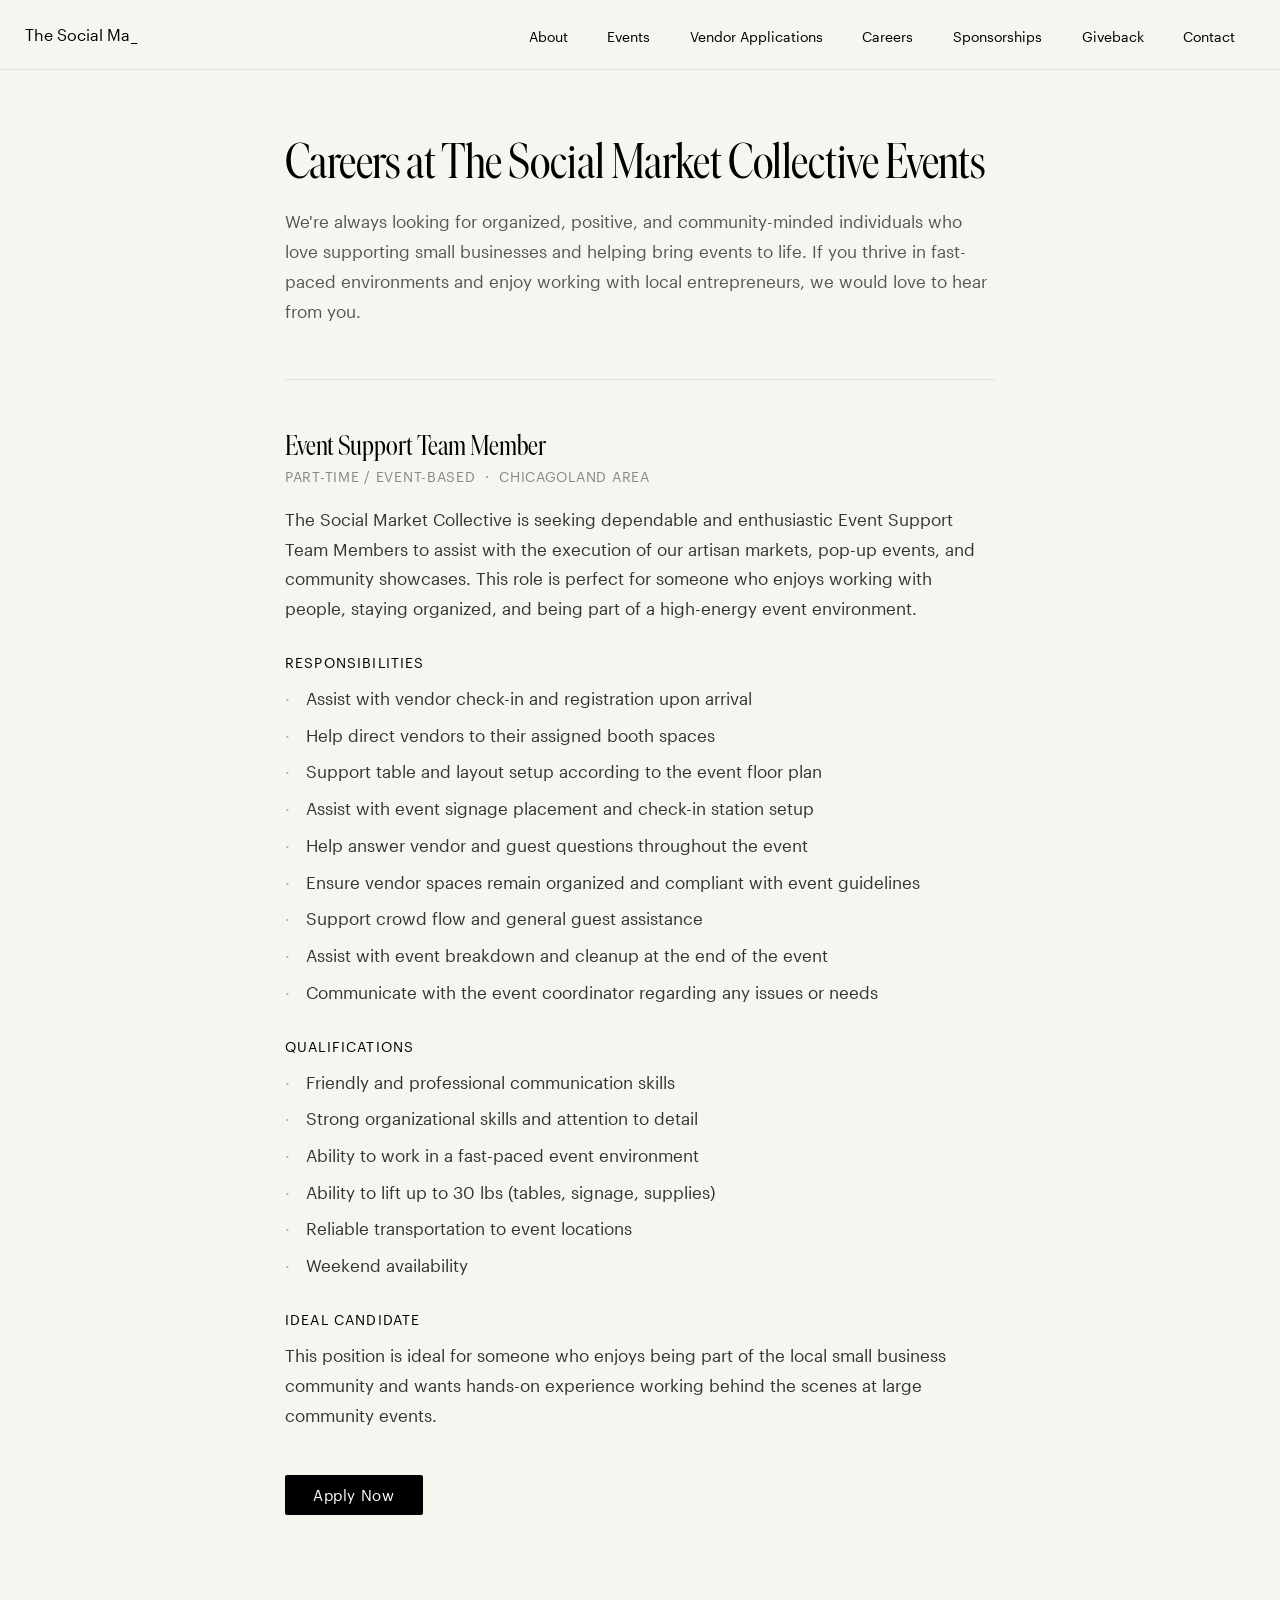
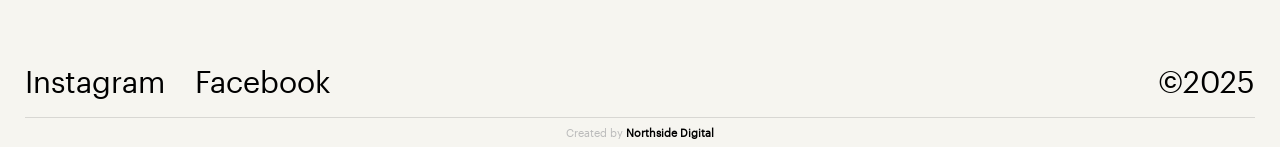
<file: careers.html>
<!DOCTYPE html>
<html lang="en">
<head>
  <meta charset="UTF-8">
  <meta name="description" content="Career opportunities at The Social Market Collective Events. Join our team in Chicagoland.">
  <meta name="viewport" content="width=device-width, initial-scale=1.0, maximum-scale=1.0">
  <title>Careers — The Social Market Co.</title>
  <link rel="stylesheet" href="css/style.css?v=7">
  <style>
    .careers-section {
      padding: 60px 25px 80px;
      max-width: 760px;
      margin: 0 auto;
    }

    .careers-heading {
      font-family: 'ivar-regular', serif;
      font-size: 2.8rem;
      font-weight: normal;
      margin-bottom: 16px;
      color: #000;
    }

    .careers-intro {
      font-family: 'graphik-regular', 'Helvetica Neue', Helvetica, Arial, sans-serif;
      font-size: 0.95rem;
      color: #555;
      line-height: 1.75;
      margin-bottom: 52px;
    }

    .job-listing {
      margin-bottom: 52px;
    }

    .job-listing + .job-listing {
      padding-top: 48px;
      border-top: 1px solid rgba(0,0,0,0.1);
    }

    .job-title {
      font-family: 'ivar-regular', serif;
      font-size: 1.6rem;
      font-weight: normal;
      color: #000;
      margin-bottom: 6px;
    }

    .job-meta {
      font-family: 'graphik-regular', 'Helvetica Neue', Helvetica, Arial, sans-serif;
      font-size: 0.8rem;
      color: #888;
      text-transform: uppercase;
      letter-spacing: 0.05em;
      margin-bottom: 20px;
    }

    .job-body {
      font-family: 'graphik-regular', 'Helvetica Neue', Helvetica, Arial, sans-serif;
      font-size: 0.95rem;
      color: #333;
      line-height: 1.75;
    }

    .job-body p {
      margin-bottom: 1.2em;
    }

    .job-body h3 {
      font-family: 'graphik-regular', 'Helvetica Neue', Helvetica, Arial, sans-serif;
      font-size: 0.8rem;
      font-weight: normal;
      text-transform: uppercase;
      letter-spacing: 0.08em;
      color: #000;
      margin: 1.8em 0 0.6em;
    }

    .job-body ul {
      list-style: none;
      padding: 0;
      margin: 0 0 1em;
    }

    .job-body ul li {
      padding-left: 1.2em;
      position: relative;
      margin-bottom: 0.4em;
    }

    .job-body ul li::before {
      content: '·';
      position: absolute;
      left: 0;
      color: #aaa;
    }

    .apply-btn {
      display: inline-block;
      margin-top: 24px;
      padding: 11px 28px;
      background-color: #000;
      color: #fff;
      font-family: 'graphik-regular', 'Helvetica Neue', Helvetica, Arial, sans-serif;
      font-size: 0.85rem;
      letter-spacing: 0.04em;
      border: none;
      cursor: pointer;
      border-radius: 2px;
      transition: background 0.15s;
    }

    .apply-btn:hover {
      background-color: #222;
    }

    /* ── Modal ── */
    .modal-overlay {
      display: none;
      position: fixed;
      inset: 0;
      background: rgba(0,0,0,0.45);
      z-index: 200;
      overflow-y: auto;
      padding: 40px 20px;
    }

    .modal-overlay.open {
      display: flex;
      align-items: flex-start;
      justify-content: center;
    }

    .modal {
      background: #f6f5f0;
      border-radius: 4px;
      padding: 40px;
      width: 100%;
      max-width: 580px;
      position: relative;
    }

    .modal-close {
      position: absolute;
      top: 16px;
      right: 20px;
      background: none;
      border: none;
      font-size: 1.4rem;
      cursor: pointer;
      color: #888;
      line-height: 1;
    }

    .modal-close:hover {
      color: #000;
    }

    .modal-title {
      font-family: 'ivar-regular', serif;
      font-size: 1.6rem;
      font-weight: normal;
      margin-bottom: 6px;
      color: #000;
    }

    .modal-subtitle {
      font-family: 'graphik-regular', 'Helvetica Neue', Helvetica, Arial, sans-serif;
      font-size: 0.82rem;
      color: #888;
      margin-bottom: 28px;
    }

    .form-group {
      margin-bottom: 18px;
    }

    .form-group label {
      display: block;
      font-family: 'graphik-regular', 'Helvetica Neue', Helvetica, Arial, sans-serif;
      font-size: 0.78rem;
      text-transform: uppercase;
      letter-spacing: 0.06em;
      color: #555;
      margin-bottom: 6px;
    }

    .form-group input,
    .form-group select,
    .form-group textarea {
      width: 100%;
      padding: 10px 12px;
      border: 1px solid rgba(0,0,0,0.18);
      border-radius: 2px;
      background: #fff;
      font-family: 'graphik-regular', 'Helvetica Neue', Helvetica, Arial, sans-serif;
      font-size: 0.9rem;
      color: #000;
      appearance: none;
      -webkit-appearance: none;
    }

    .form-group input:focus,
    .form-group select:focus,
    .form-group textarea:focus {
      outline: none;
      border-color: #000;
    }

    .form-group textarea {
      resize: vertical;
      min-height: 90px;
    }

    .form-row {
      display: flex;
      gap: 16px;
    }

    .form-row .form-group {
      flex: 1;
    }

    .form-submit {
      width: 100%;
      padding: 13px;
      background: #000;
      color: #fff;
      font-family: 'graphik-regular', 'Helvetica Neue', Helvetica, Arial, sans-serif;
      font-size: 0.85rem;
      letter-spacing: 0.04em;
      border: none;
      border-radius: 2px;
      cursor: pointer;
      margin-top: 8px;
      transition: background 0.15s;
    }

    .form-submit:hover {
      background: #222;
    }

    .form-success {
      display: none;
      text-align: center;
      padding: 32px 0 8px;
      font-family: 'graphik-regular', 'Helvetica Neue', Helvetica, Arial, sans-serif;
      font-size: 0.95rem;
      color: #333;
      line-height: 1.7;
    }

    @media screen and (max-width: 543px) {
      .careers-heading {
        font-size: 2rem;
      }

      .modal {
        padding: 28px 20px;
      }

      .form-row {
        flex-direction: column;
        gap: 0;
      }
    }
  </style>
</head>
<body>

  <!-- Navigation -->
  <header>
    <div class="navbar-inner">
      <div class="logo">
        <a href="index.html" class="logo-typewriter-link"><span id="typewriter-text" class="logo-typewriter"></span><span class="logo-cursor">_</span></a>
      </div>
      <nav class="main-nav" id="main-nav">
        <ul>
          <li><a href="about.html">About</a></li>
          <li><a href="events.html">Events</a></li>
          <li><a href="vendor-signup.html">Vendor Applications</a></li>
          <li><a href="careers.html" class="nav-active">Careers</a></li>
          <li><a href="sponsorships.html">Sponsorships</a></li>
          <li><a href="giveback.html">Giveback</a></li>
          <li><a href="contact.html">Contact</a></li>
        </ul>
      </nav>
      <button class="hamburger" id="hamburger" aria-label="Toggle menu">
        <span></span><span></span><span></span>
      </button>
    </div>
  </header>

  <main>
    <section class="careers-section">
      <h1 class="careers-heading">Careers at The Social Market Collective Events</h1>
      <p class="careers-intro">We're always looking for organized, positive, and community-minded individuals who love supporting small businesses and helping bring events to life. If you thrive in fast-paced environments and enjoy working with local entrepreneurs, we would love to hear from you.</p>
      <hr style="border:none; border-top:1px solid rgba(0,0,0,0.1); margin: 0 0 48px;">

      <!-- Job 1 -->
      <div class="job-listing">
        <h2 class="job-title">Event Support Team Member</h2>
        <p class="job-meta">Part-Time / Event-Based &nbsp;·&nbsp; Chicagoland Area</p>
        <div class="job-body">
          <p>The Social Market Collective is seeking dependable and enthusiastic Event Support Team Members to assist with the execution of our artisan markets, pop-up events, and community showcases. This role is perfect for someone who enjoys working with people, staying organized, and being part of a high-energy event environment.</p>

          <h3>Responsibilities</h3>
          <ul>
            <li>Assist with vendor check-in and registration upon arrival</li>
            <li>Help direct vendors to their assigned booth spaces</li>
            <li>Support table and layout setup according to the event floor plan</li>
            <li>Assist with event signage placement and check-in station setup</li>
            <li>Help answer vendor and guest questions throughout the event</li>
            <li>Ensure vendor spaces remain organized and compliant with event guidelines</li>
            <li>Support crowd flow and general guest assistance</li>
            <li>Assist with event breakdown and cleanup at the end of the event</li>
            <li>Communicate with the event coordinator regarding any issues or needs</li>
          </ul>

          <h3>Qualifications</h3>
          <ul>
            <li>Friendly and professional communication skills</li>
            <li>Strong organizational skills and attention to detail</li>
            <li>Ability to work in a fast-paced event environment</li>
            <li>Ability to lift up to 30 lbs (tables, signage, supplies)</li>
            <li>Reliable transportation to event locations</li>
            <li>Weekend availability</li>
          </ul>

          <h3>Ideal Candidate</h3>
          <p>This position is ideal for someone who enjoys being part of the local small business community and wants hands-on experience working behind the scenes at large community events.</p>
        </div>
        <button class="apply-btn" onclick="openModal('Event Support Team Member')">Apply Now</button>
      </div>
    </section>

    <footer>
      <div class="footer-links">
        <a href="https://www.instagram.com/thesocialmarketco/" target="_blank" rel="noopener">Instagram</a>
        <a href="https://www.facebook.com/p/The-Social-Market-Co-Events-61582446278117/" target="_blank" rel="noopener">Facebook</a>
        <span class="copyright">©2025</span>
      </div>
      <div class="footer-credit">Created by <a href="https://northside-digital.com/" target="_blank" rel="noopener">Northside Digital</a></div>
    </footer>
  </main>

  <!-- Application Modal -->
  <div class="modal-overlay" id="modal-overlay" onclick="handleOverlayClick(event)">
    <div class="modal">
      <button class="modal-close" onclick="closeModal()" aria-label="Close">&times;</button>
      <h2 class="modal-title">Apply Now</h2>
      <p class="modal-subtitle" id="modal-position-label"></p>

      <form id="application-form" action="https://formspree.io/f/xgonedyk" method="POST">
        <input type="hidden" name="position" id="form-position">

        <div class="form-row">
          <div class="form-group">
            <label for="first-name">First Name *</label>
            <input type="text" id="first-name" name="first_name" required>
          </div>
          <div class="form-group">
            <label for="last-name">Last Name *</label>
            <input type="text" id="last-name" name="last_name" required>
          </div>
        </div>

        <div class="form-group">
          <label for="email">Email Address *</label>
          <input type="email" id="email" name="email" required>
        </div>

        <div class="form-group">
          <label for="phone">Phone Number *</label>
          <input type="tel" id="phone" name="phone" required>
        </div>

        <div class="form-group">
          <label for="city">City / Area *</label>
          <input type="text" id="city" name="city" placeholder="e.g. Gurnee, Waukegan, Chicago" required>
        </div>

        <div class="form-group">
          <label for="position-select">Position Applying For *</label>
          <select id="position-select" name="position_applying_for" required>
            <option value="">Select a position</option>
            <option value="Event Support Team Member">Event Support Team Member</option>
          </select>
        </div>

        <div class="form-group">
          <label for="heard">How did you hear about us?</label>
          <select id="heard" name="how_did_you_hear">
            <option value="">Select one</option>
            <option value="Instagram">Instagram</option>
            <option value="Facebook">Facebook</option>
            <option value="Friend / Word of Mouth">Friend / Word of Mouth</option>
            <option value="Attended an event">Attended an event</option>
            <option value="Google / Search">Google / Search</option>
            <option value="Other">Other</option>
          </select>
        </div>

        <div class="form-group">
          <label for="availability">What is your general availability? *</label>
          <textarea id="availability" name="availability" placeholder="e.g. Weekends, weekday evenings, flexible..." required></textarea>
        </div>

        <div class="form-group">
          <label for="experience">Relevant Experience</label>
          <textarea id="experience" name="relevant_experience" placeholder="Tell us about any relevant work, volunteer, or event experience..."></textarea>
        </div>

        <div class="form-group">
          <label for="why">Why are you interested in this position? *</label>
          <textarea id="why" name="why_interested" required></textarea>
        </div>

        <div class="form-group">
          <label for="portfolio">LinkedIn, Portfolio, or Resume Link (optional)</label>
          <input type="url" id="portfolio" name="portfolio_link" placeholder="https://...">
        </div>

        <div class="form-group">
          <label for="additional">Anything else you'd like us to know?</label>
          <textarea id="additional" name="additional_info"></textarea>
        </div>

        <button type="submit" class="form-submit">Submit Application</button>
      </form>

      <div class="form-success" id="form-success">
        <p>Thank you for applying!</p>
        <p>We've received your application and will be in touch if you're a good fit.</p>
      </div>
    </div>
  </div>

  <script src="js/typewriter.js?v=4"></script>
  <script>
    function openModal(position) {
      document.getElementById('modal-position-label').textContent = 'Applying for: ' + position;
      document.getElementById('form-position').value = position;
      var select = document.getElementById('position-select');
      for (var i = 0; i < select.options.length; i++) {
        if (select.options[i].value === position) {
          select.selectedIndex = i;
          break;
        }
      }
      document.getElementById('modal-overlay').classList.add('open');
      document.body.style.overflow = 'hidden';
    }

    function closeModal() {
      document.getElementById('modal-overlay').classList.remove('open');
      document.body.style.overflow = '';
    }

    function handleOverlayClick(e) {
      if (e.target === document.getElementById('modal-overlay')) closeModal();
    }

    document.getElementById('application-form').addEventListener('submit', function(e) {
      e.preventDefault();
      var form = this;
      var data = new FormData(form);
      fetch(form.action, {
        method: 'POST',
        body: data,
        headers: { 'Accept': 'application/json' }
      }).then(function(res) {
        if (res.ok) {
          form.style.display = 'none';
          document.getElementById('form-success').style.display = 'block';
        } else {
          alert('Something went wrong. Please try again or email us directly.');
        }
      }).catch(function() {
        alert('Something went wrong. Please try again or email us directly.');
      });
    });
  </script>
</body>
</html>
</file>
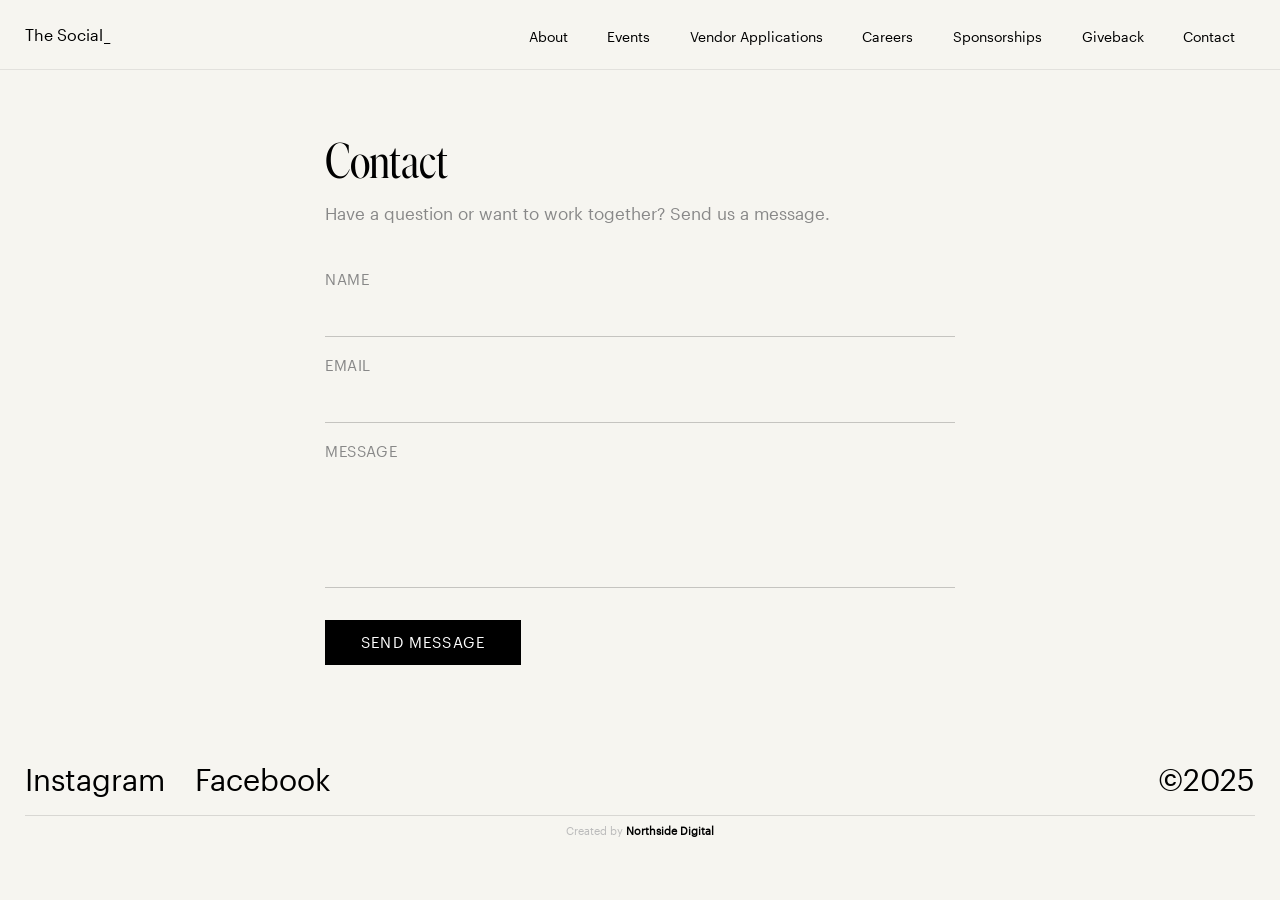
<file: contact.html>
<!DOCTYPE html>
<html lang="en">
<head>
  <meta charset="UTF-8">
  <meta name="description" content="Get in touch with The Social Market Co. for questions about events, vendor applications, or partnerships.">
  <meta name="viewport" content="width=device-width, initial-scale=1.0, maximum-scale=1.0">
  <title>Contact — The Social Market Co.</title>
  <link rel="stylesheet" href="css/style.css?v=7">
  <style>
    .contact-section {
      padding: 60px 25px 80px;
      max-width: 680px;
      margin: 0 auto;
    }

    .contact-heading {
      font-family: 'ivar-regular', serif;
      font-size: 2.8rem;
      font-weight: normal;
      margin-bottom: 12px;
      color: #000;
    }

    .contact-subtext {
      font-family: 'graphik-regular', 'Helvetica Neue', Helvetica, Arial, sans-serif;
      font-size: 0.95rem;
      color: #888;
      margin-bottom: 48px;
    }

    .contact-form {
      display: flex;
      flex-direction: column;
      gap: 20px;
    }

    .form-group {
      display: flex;
      flex-direction: column;
      gap: 8px;
    }

    .form-group label {
      font-family: 'graphik-regular', 'Helvetica Neue', Helvetica, Arial, sans-serif;
      font-size: 0.82rem;
      color: #888;
      letter-spacing: 0.04em;
      text-transform: uppercase;
    }

    .form-group input,
    .form-group textarea {
      font-family: 'graphik-regular', 'Helvetica Neue', Helvetica, Arial, sans-serif;
      font-size: 0.95rem;
      color: #000;
      background: transparent;
      border: none;
      border-bottom: 1px solid rgba(0,0,0,0.2);
      padding: 10px 0;
      outline: none;
      width: 100%;
      transition: border-color 0.2s ease;
    }

    .form-group input:focus,
    .form-group textarea:focus {
      border-bottom-color: #000;
    }

    .form-group textarea {
      resize: none;
      min-height: 120px;
    }

    .form-submit {
      margin-top: 12px;
    }

    .form-submit button {
      font-family: 'graphik-regular', 'Helvetica Neue', Helvetica, Arial, sans-serif;
      font-size: 0.82rem;
      letter-spacing: 0.08em;
      text-transform: uppercase;
      color: #fff;
      background: #000;
      border: none;
      padding: 14px 36px;
      cursor: pointer;
      transition: opacity 0.2s ease;
    }

    .form-submit button:hover {
      opacity: 0.7;
    }

    @media screen and (max-width: 543px) {
      .contact-heading {
        font-size: 2rem;
      }
    }
  </style>
</head>
<body>

  <!-- Navigation -->
  <header>
    <div class="navbar-inner">
      <div class="logo">
        <a href="index.html" class="logo-typewriter-link"><span id="typewriter-text" class="logo-typewriter"></span><span class="logo-cursor">_</span></a>
      </div>
      <nav class="main-nav" id="main-nav">
        <ul>
          <li><a href="about.html">About</a></li>
          <li><a href="events.html">Events</a></li>
          <li><a href="vendor-signup.html">Vendor Applications</a></li>
          <li><a href="careers.html">Careers</a></li>
          <li><a href="sponsorships.html">Sponsorships</a></li>
          <li><a href="giveback.html">Giveback</a></li>
          <li><a href="contact.html" class="nav-active">Contact</a></li>
        </ul>
      </nav>
      <button class="hamburger" id="hamburger" aria-label="Toggle menu">
        <span></span><span></span><span></span>
      </button>
    </div>
  </header>

  <main>
    <section class="contact-section">
      <h1 class="contact-heading">Contact</h1>
      <p class="contact-subtext">Have a question or want to work together? Send us a message.</p>

      <form class="contact-form" action="https://formspree.io/f/xlgpeznr" method="POST">
        <div class="form-group">
          <label for="name">Name</label>
          <input type="text" id="name" name="name" required>
        </div>
        <div class="form-group">
          <label for="email">Email</label>
          <input type="email" id="email" name="email" required>
        </div>
        <div class="form-group">
          <label for="message">Message</label>
          <textarea id="message" name="message" required></textarea>
        </div>
        <div class="form-submit">
          <button type="submit">Send Message</button>
        </div>
      </form>
    </section>

    <footer>
      <div class="footer-links">
        <a href="https://www.instagram.com/thesocialmarketco/" target="_blank" rel="noopener">Instagram</a>
        <a href="https://www.facebook.com/p/The-Social-Market-Co-Events-61582446278117/" target="_blank" rel="noopener">Facebook</a>
        <span class="copyright">©2025</span>
      </div>
      <div class="footer-credit">Created by <a href="https://northside-digital.com/" target="_blank" rel="noopener">Northside Digital</a></div>
    </footer>
  </main>

  <script src="js/typewriter.js?v=4"></script>
</body>
</html>
</file>
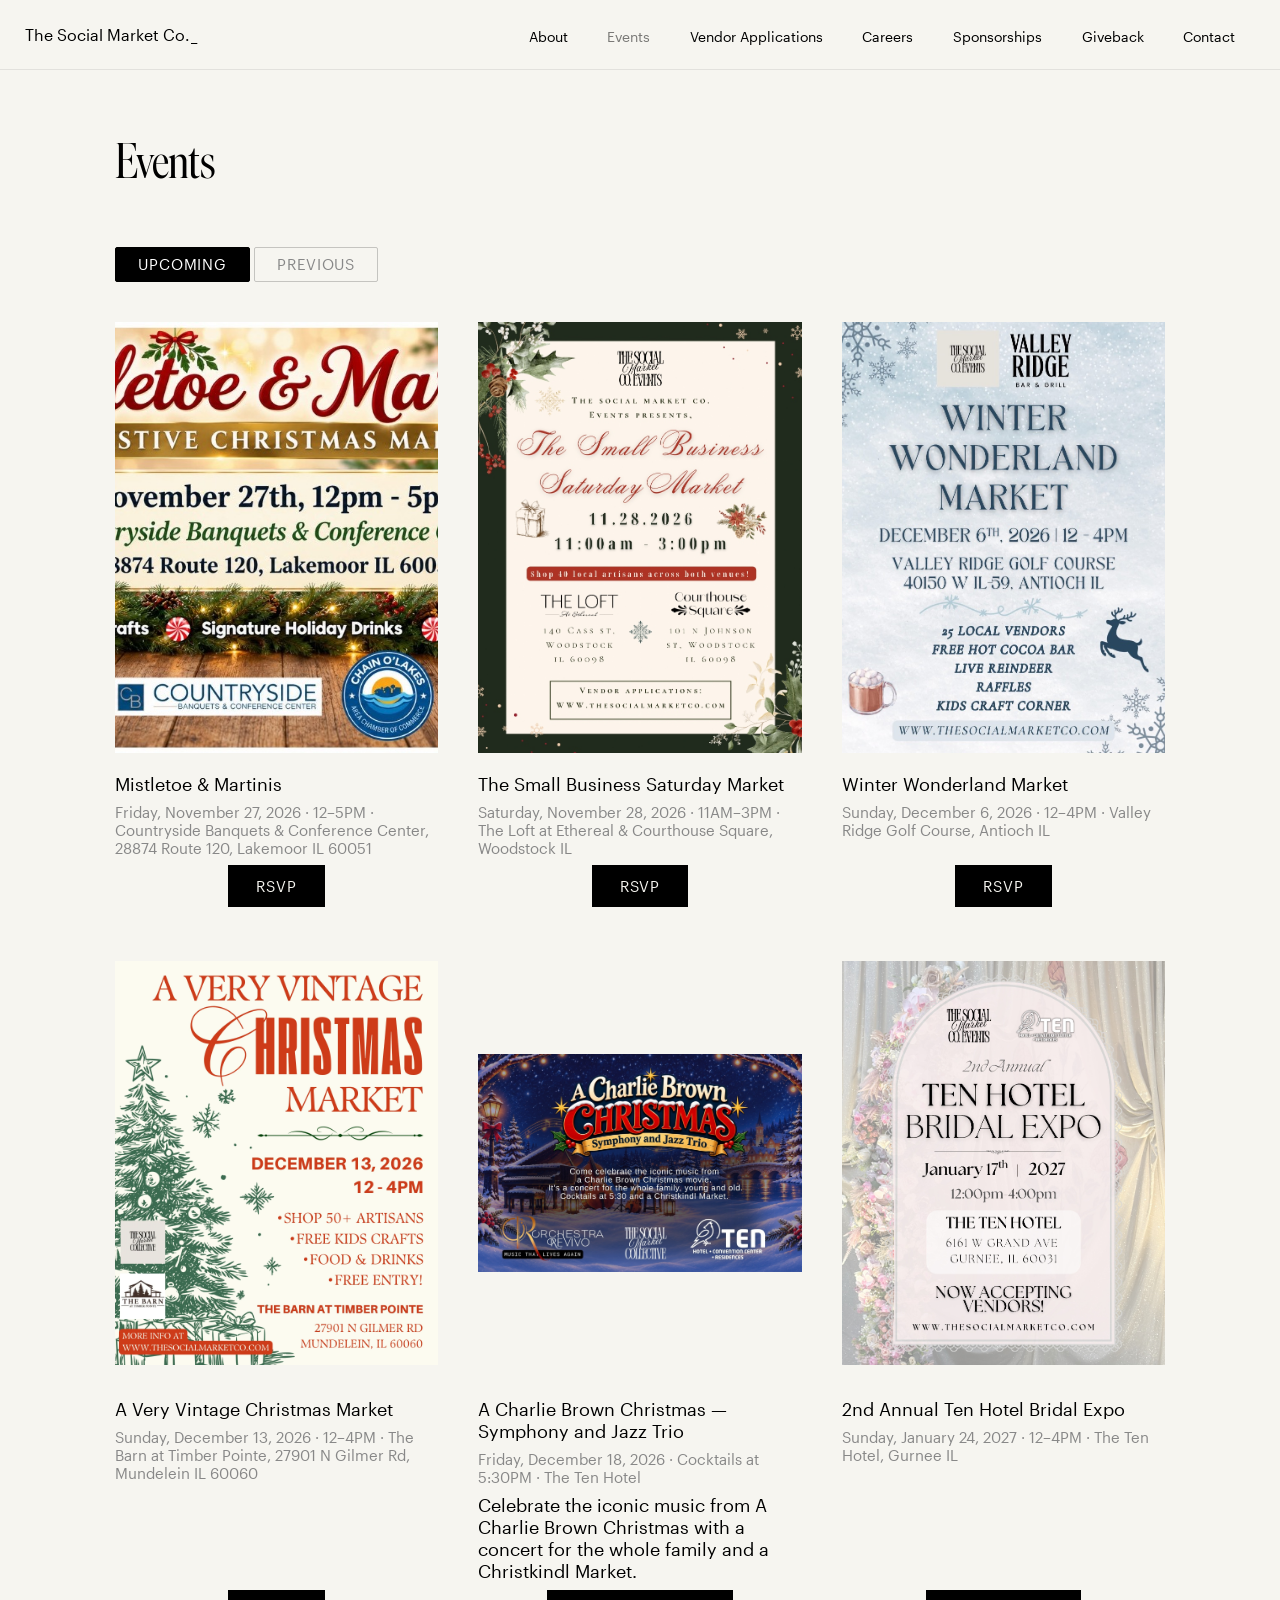
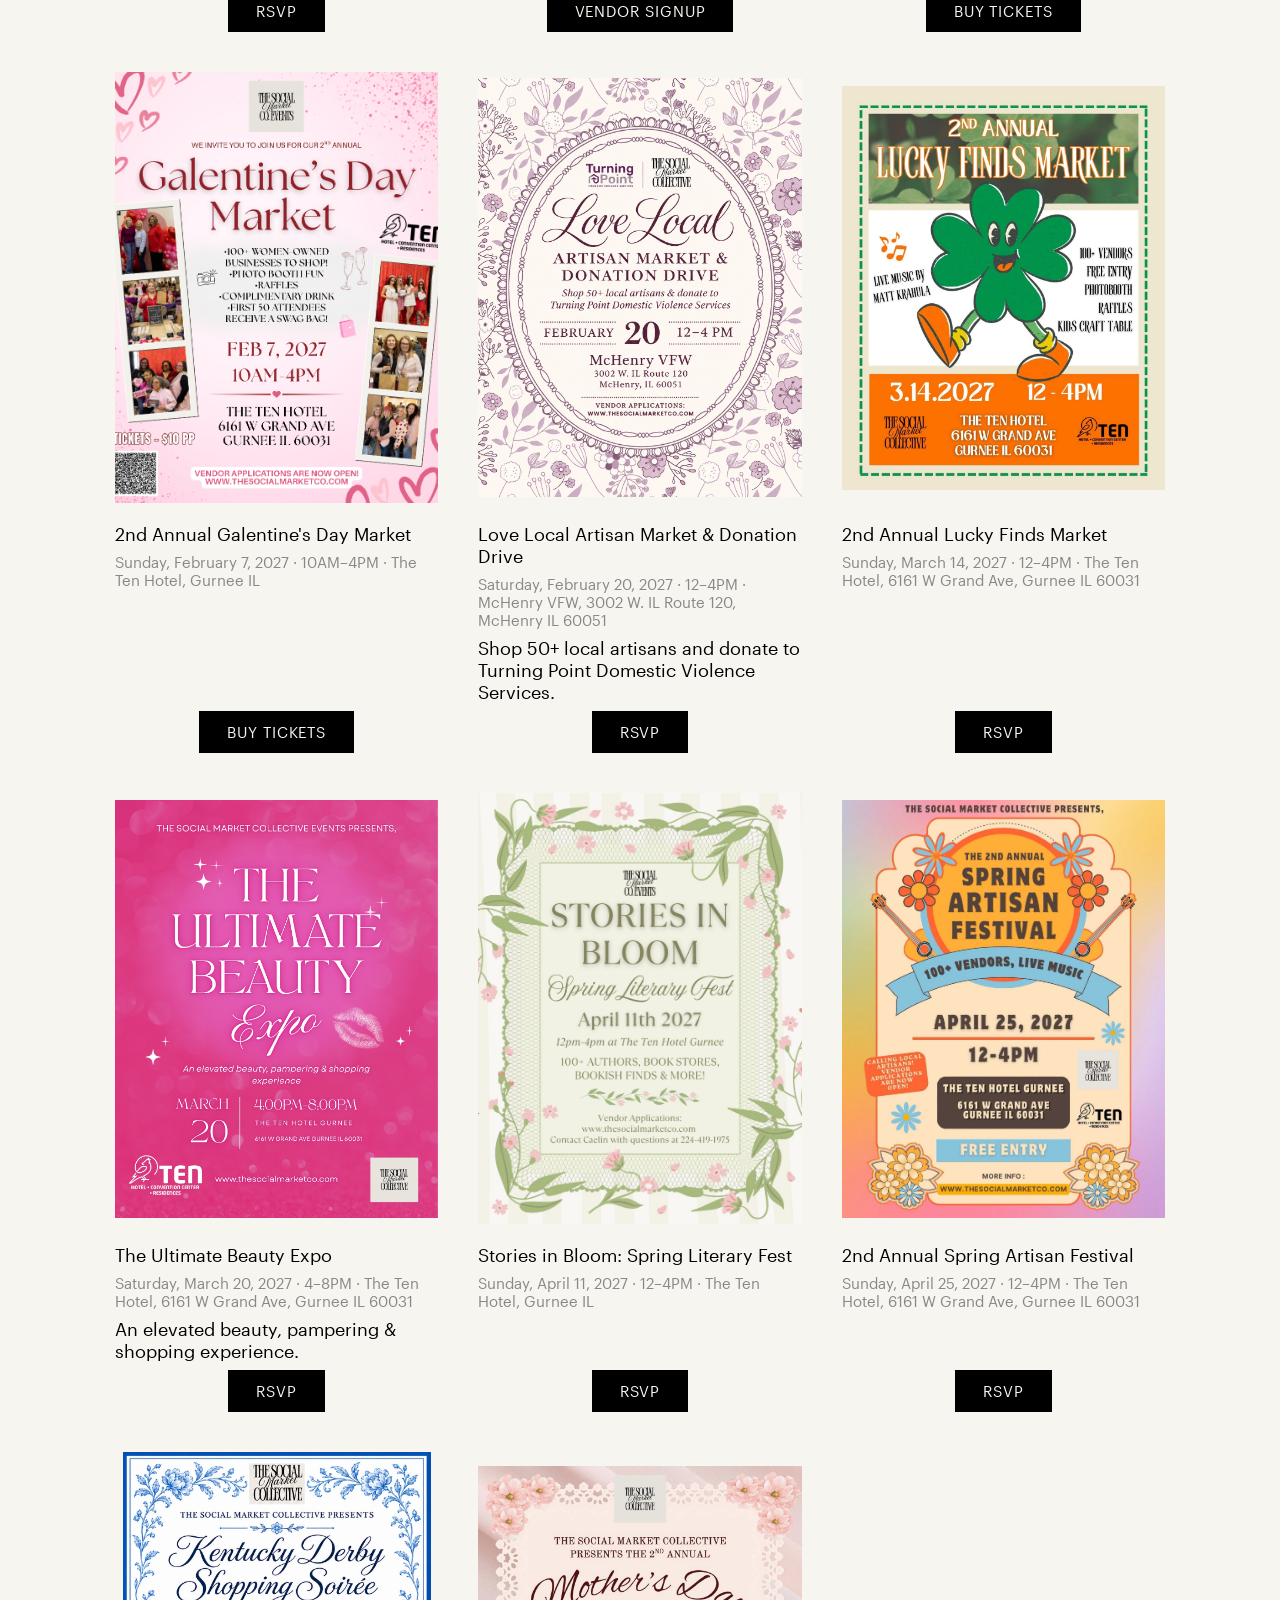
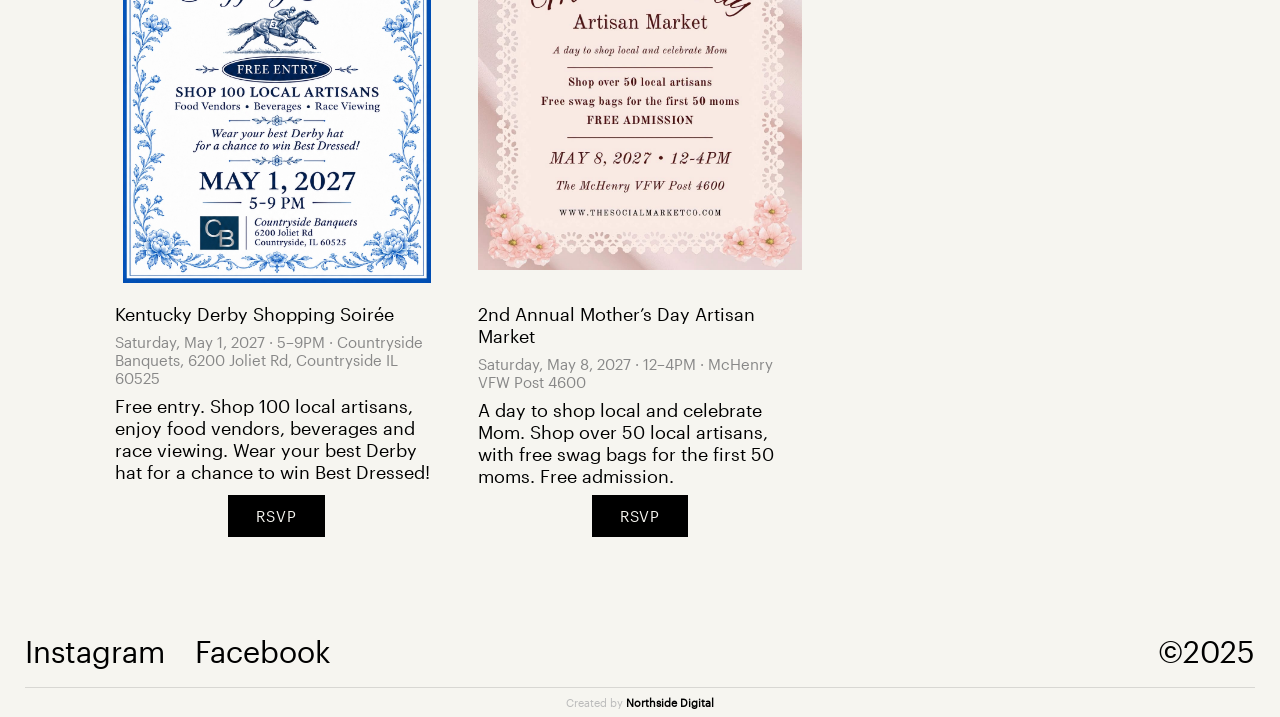
<file: events.html>
<!DOCTYPE html>
<html lang="en">
<head>
  <meta charset="UTF-8">
  <meta name="description" content="Browse upcoming and past artisan markets and pop-up events hosted by The Social Market Co. across the Chicagoland area.">
  <meta name="viewport" content="width=device-width, initial-scale=1.0, maximum-scale=1.0">
  <title>Events — The Social Market Co.</title>
  <link rel="stylesheet" href="css/style.css?v=7">
  <link rel="stylesheet" href="css/events.css?v=7">
  <style>
    .events-toggle {
      display: flex;
      gap: 4px;
      margin-bottom: 40px;
    }

    .toggle-btn {
      font-family: 'graphik-regular', 'Helvetica Neue', Helvetica, Arial, sans-serif;
      font-size: 0.82rem;
      letter-spacing: 0.06em;
      text-transform: uppercase;
      padding: 8px 22px;
      border: 1px solid rgba(0,0,0,0.2);
      background: transparent;
      color: #888;
      cursor: pointer;
      border-radius: 2px;
      transition: background 0.15s, color 0.15s, border-color 0.15s;
    }

    .toggle-btn.active {
      background: #000;
      color: #fff;
      border-color: #000;
    }

    .toggle-btn:not(.active):hover {
      border-color: #000;
      color: #000;
    }

    .events-panel {
      display: none;
    }

    .events-panel.active {
      display: block;
    }

  </style>
</head>
<body>

  <!-- Navigation -->
  <header>
    <div class="navbar-inner">
      <div class="logo">
        <a href="index.html" class="logo-typewriter-link"><span id="typewriter-text" class="logo-typewriter"></span><span class="logo-cursor">_</span></a>
      </div>
      <nav class="main-nav" id="main-nav">
        <ul>
          <li><a href="about.html">About</a></li>
          <li><a href="events.html" class="nav-active">Events</a></li>
          <li><a href="vendor-signup.html">Vendor Applications</a></li>
          <li><a href="careers.html">Careers</a></li>
          <li><a href="sponsorships.html">Sponsorships</a></li>
          <li><a href="giveback.html">Giveback</a></li>
          <li><a href="contact.html">Contact</a></li>
        </ul>
      </nav>
      <button class="hamburger" id="hamburger" aria-label="Toggle menu">
        <span></span><span></span><span></span>
      </button>
    </div>
  </header>

  <main>
    <section class="events-section">
      <h1 class="events-heading">Events</h1>

      <div class="events-toggle">
        <button class="toggle-btn active" id="btn-upcoming" onclick="showTab('upcoming')">Upcoming</button>
        <button class="toggle-btn" id="btn-previous" onclick="showTab('previous')">Previous</button>
      </div>

      <!-- Upcoming Events -->
      <div class="events-panel active" id="panel-upcoming">
        <div class="events-grid">

          <!-- Mistletoe & Martinis — November 27, 2026 -->
          <div class="event-card">
            <div class="event-flyer">
              <img src="images/event-flyers/mistletoe-and-martinis.jpg" alt="Mistletoe &amp; Martinis">
            </div>
            <div class="event-info">
              <h2 class="event-title">Mistletoe &amp; Martinis</h2>
              <p class="event-date">Friday, November 27, 2026 · 12–5PM · Countryside Banquets &amp; Conference Center, 28874 Route 120, Lakemoor IL 60051</p>
              <a href="https://www.facebook.com/share/1JrBbDsnxD/?mibextid=wwXIfr" target="_blank" rel="noopener" class="event-btn">RSVP</a>
            </div>
          </div>

          <!-- The Small Business Saturday Market — November 28, 2026 -->
          <div class="event-card">
            <div class="event-flyer">
              <img src="images/event-flyers/small-business-saturday.jpg" alt="The Small Business Saturday Market">
            </div>
            <div class="event-info">
              <h2 class="event-title">The Small Business Saturday Market</h2>
              <p class="event-date">Saturday, November 28, 2026 · 11AM–3PM · The Loft at Ethereal &amp; Courthouse Square, Woodstock IL</p>
              <a href="https://www.facebook.com/share/1EUFvihF7s/" target="_blank" rel="noopener" class="event-btn">RSVP</a>
            </div>
          </div>

          <!-- Winter Wonderland Market — December 6, 2026 -->
          <div class="event-card">
            <div class="event-flyer">
              <img src="images/event-flyers/winter-wonderland-market.jpg" alt="Winter Wonderland Market">
            </div>
            <div class="event-info">
              <h2 class="event-title">Winter Wonderland Market</h2>
              <p class="event-date">Sunday, December 6, 2026 · 12–4PM · Valley Ridge Golf Course, Antioch IL</p>
              <a href="https://www.facebook.com/share/1Fxv3ZdELs/?mibextid=wwXIfr" target="_blank" rel="noopener" class="event-btn">RSVP</a>
            </div>
          </div>

          <!-- A Very Vintage Christmas Market — December 13, 2026 -->
          <div class="event-card">
            <div class="event-flyer">
              <img src="images/event-flyers/very-vintage-christmas-market-2026.webp" alt="A Very Vintage Christmas Market" loading="lazy" style="object-fit: contain;">
            </div>
            <div class="event-info">
              <h2 class="event-title">A Very Vintage Christmas Market</h2>
              <p class="event-date">Sunday, December 13, 2026 · 12–4PM · The Barn at Timber Pointe, 27901 N Gilmer Rd, Mundelein IL 60060</p>
              <a href="https://www.facebook.com/share/19bng2J5iN/?mibextid=wwXIfr" target="_blank" rel="noopener" class="event-btn">RSVP</a>
            </div>
          </div>

          <!-- A Charlie Brown Christmas — December 18, 2026 -->
          <div class="event-card" id="charlie-brown-christmas">
            <div class="event-flyer">
              <img src="images/event-flyers/charlie-brown-christmas.jpg" alt="A Charlie Brown Christmas — Symphony and Jazz Trio" loading="lazy" style="object-fit: contain;">
            </div>
            <div class="event-info">
              <h2 class="event-title">A Charlie Brown Christmas — Symphony and Jazz Trio</h2>
              <p class="event-date">Friday, December 18, 2026 · Cocktails at 5:30PM · The Ten Hotel</p>
              <p>Celebrate the iconic music from A Charlie Brown Christmas with a concert for the whole family and a Christkindl Market.</p>
              <a href="https://forms.gle/8v71t3nCrKLpVNwWA" target="_blank" rel="noopener" class="event-btn">Vendor Signup</a>
            </div>
          </div>

          <!-- 2nd Annual Ten Hotel Bridal Expo — January 24, 2027 -->
          <div class="event-card">
            <div class="event-flyer">
              <img src="images/event-flyers/bridal-expo-2027.jpg" alt="2nd Annual Ten Hotel Bridal Expo" style="object-fit: contain;">
            </div>
            <div class="event-info">
              <h2 class="event-title">2nd Annual Ten Hotel Bridal Expo</h2>
              <p class="event-date">Sunday, January 24, 2027 · 12–4PM · The Ten Hotel, Gurnee IL</p>
              <a href="https://www.eventbrite.com/e/2nd-annual-ten-bridal-expo-tickets-1995608039366?utm-campaign=social&amp;utm-content=attendeeshare&amp;utm-medium=discovery&amp;utm-term=listing&amp;utm-source=wsa&amp;aff=ebdsshwebmobile" target="_blank" rel="noopener" class="event-btn">Buy Tickets</a>
            </div>
          </div>

          <!-- 2nd Annual Galentine's Day Market — February 7, 2027 -->
          <div class="event-card">
            <div class="event-flyer">
              <img src="images/event-flyers/galentines-market-2027.png" alt="2nd Annual Galentine's Day Market">
            </div>
            <div class="event-info">
              <h2 class="event-title">2nd Annual Galentine's Day Market</h2>
              <p class="event-date">Sunday, February 7, 2027 · 10AM–4PM · The Ten Hotel, Gurnee IL</p>
              <a href="https://www.eventbrite.com/e/the-galentines-day-market-2027-tickets-1995475673456" target="_blank" rel="noopener" class="event-btn">Buy Tickets</a>
            </div>
          </div>

          <!-- Love Local Artisan Market & Donation Drive — February 20, 2027 -->
          <div class="event-card" id="love-local-2027">
            <div class="event-flyer">
              <img src="images/event-flyers/love-local-2027.jpg" alt="Love Local Artisan Market and Donation Drive" loading="lazy" style="object-fit: contain;">
            </div>
            <div class="event-info">
              <h2 class="event-title">Love Local Artisan Market &amp; Donation Drive</h2>
              <p class="event-date">Saturday, February 20, 2027 · 12–4PM · McHenry VFW, 3002 W. IL Route 120, McHenry IL 60051</p>
              <p>Shop 50+ local artisans and donate to Turning Point Domestic Violence Services.</p>
              <a href="https://www.facebook.com/share/1FCyHs95dS/?mibextid=wwXIfr" target="_blank" rel="noopener" class="event-btn">RSVP</a>
            </div>
          </div>

          <!-- 2nd Annual Lucky Finds Market — March 14, 2027 -->
          <div class="event-card">
            <div class="event-flyer">
              <img src="images/event-flyers/lucky-finds-market-2027.jpg" alt="2nd Annual Lucky Finds Market" loading="lazy" style="object-fit: contain;">
            </div>
            <div class="event-info">
              <h2 class="event-title">2nd Annual Lucky Finds Market</h2>
              <p class="event-date">Sunday, March 14, 2027 · 12–4PM · The Ten Hotel, 6161 W Grand Ave, Gurnee IL 60031</p>
              <a href="https://www.facebook.com/share/19hxiz12Ra/?mibextid=wwXIfr" target="_blank" rel="noopener" class="event-btn">RSVP</a>
            </div>
          </div>

          <!-- The Ultimate Beauty Expo — March 20, 2027 -->
          <div class="event-card">
            <div class="event-flyer">
              <img src="images/event-flyers/ultimate-beauty-expo-2027.jpg" alt="The Ultimate Beauty Expo" loading="lazy" style="object-fit: contain;">
            </div>
            <div class="event-info">
              <h2 class="event-title">The Ultimate Beauty Expo</h2>
              <p class="event-date">Saturday, March 20, 2027 · 4–8PM · The Ten Hotel, 6161 W Grand Ave, Gurnee IL 60031</p>
              <p>An elevated beauty, pampering &amp; shopping experience.</p>
              <a href="https://www.facebook.com/share/1Bj3s41hgn/?mibextid=wwXIfr" target="_blank" rel="noopener" class="event-btn">RSVP</a>
            </div>
          </div>

          <!-- Stories in Bloom: Spring Literary Fest — April 11, 2027 -->
          <div class="event-card">
            <div class="event-flyer">
              <img src="images/event-flyers/stories-in-bloom-2027.jpg" alt="Stories in Bloom: Spring Literary Fest" loading="lazy">
            </div>
            <div class="event-info">
              <h2 class="event-title">Stories in Bloom: Spring Literary Fest</h2>
              <p class="event-date">Sunday, April 11, 2027 · 12–4PM · The Ten Hotel, Gurnee IL</p>
              <a href="https://www.facebook.com/events/s/stories-in-bloom-a-spring-lite/1086066040870134/" target="_blank" rel="noopener" class="event-btn">RSVP</a>
            </div>
          </div>

          <!-- 2nd Annual Spring Artisan Festival — April 25, 2027 -->
          <div class="event-card">
            <div class="event-flyer">
              <img src="images/event-flyers/spring-artisan-festival-2027.jpg" alt="2nd Annual Spring Artisan Festival" loading="lazy" style="object-fit: contain;">
            </div>
            <div class="event-info">
              <h2 class="event-title">2nd Annual Spring Artisan Festival</h2>
              <p class="event-date">Sunday, April 25, 2027 · 12–4PM · The Ten Hotel, 6161 W Grand Ave, Gurnee IL 60031</p>
              <a href="https://www.facebook.com/events/s/2nd-annual-spring-artisan-fair/1371096131779756/" target="_blank" rel="noopener" class="event-btn">RSVP</a>
            </div>
          </div>

          <!-- Kentucky Derby Shopping Soirée — May 1, 2027 -->
          <div class="event-card" id="kentucky-derby-shopping-soiree-2027">
            <div class="event-flyer">
              <img src="images/event-flyers/kentucky-derby-shopping-soiree-2027.jpg" alt="Kentucky Derby Shopping Soirée" loading="lazy" style="object-fit: contain;">
            </div>
            <div class="event-info">
              <h2 class="event-title">Kentucky Derby Shopping Soirée</h2>
              <p class="event-date">Saturday, May 1, 2027 · 5–9PM · Countryside Banquets, 6200 Joliet Rd, Countryside IL 60525</p>
              <p>Free entry. Shop 100 local artisans, enjoy food vendors, beverages and race viewing. Wear your best Derby hat for a chance to win Best Dressed!</p>
              <a href="https://www.facebook.com/share/1A55ghVApB/?mibextid=wwXIfr" target="_blank" rel="noopener" class="event-btn">RSVP</a>
            </div>
          </div>

          <!-- 2nd Annual Mother's Day Artisan Market — May 8, 2027 -->
          <div class="event-card" id="mothers-day-market-2027">
            <div class="event-flyer">
              <img src="images/event-flyers/mothers-day-market-2027.jpg" alt="2nd Annual Mother's Day Artisan Market" loading="lazy" style="object-fit: contain;">
            </div>
            <div class="event-info">
              <h2 class="event-title">2nd Annual Mother’s Day Artisan Market</h2>
              <p class="event-date">Saturday, May 8, 2027 · 12–4PM · McHenry VFW Post 4600</p>
              <p>A day to shop local and celebrate Mom. Shop over 50 local artisans, with free swag bags for the first 50 moms. Free admission.</p>
              <a href="https://www.facebook.com/share/1Ea2CjKE5F/?mibextid=wwXIfr" target="_blank" rel="noopener" class="event-btn">RSVP</a>
            </div>
          </div>

        </div>
      </div>

      <!-- Previous Events -->
      <div class="events-panel" id="panel-previous">
        <div class="events-grid">

          <!-- Holly Jolly Christmas Market — November 14, 2026 -->
          <div class="event-card">
            <div class="event-flyer">
              <img src="images/event-flyers/holly-jolly-christmas-market.jpg" alt="Holly Jolly Christmas Market">
            </div>
            <div class="event-info">
              <h2 class="event-title">Holly Jolly Christmas Market</h2>
              <p class="event-date">Saturday, November 14, 2026 · 12–4PM · McHenry VFW Post 4600, McHenry IL</p>
            </div>
          </div>

          <!-- 2nd Annual Merry Makers Expo — November 8, 2026 -->
          <div class="event-card">
            <div class="event-flyer">
              <img src="images/event-flyers/merry-makers-expo-2026.jpg" alt="The 2nd Annual Merry Makers Expo">
            </div>
            <div class="event-info">
              <h2 class="event-title">The 2nd Annual Merry Makers Expo</h2>
              <p class="event-date">Sunday, November 8, 2026 · 12–4PM · The Ten Hotel, Gurnee IL</p>
            </div>
          </div>

          <!-- Masquerade Market After Dark — October 23, 2026 -->
          <div class="event-card">
            <div class="event-flyer">
              <img src="images/event-flyers/masquerade-market.jpg" alt="Masquerade Market After Dark">
            </div>
            <div class="event-info">
              <h2 class="event-title">Masquerade Market After Dark</h2>
              <p class="event-date">Friday, October 23, 2026 · 4–8PM · Valley Ridge Golf Course, Antioch IL</p>
            </div>
          </div>

          <!-- Turning Pages: A Fall Literary Fest — September 27, 2026 -->
          <div class="event-card">
            <div class="event-flyer">
              <img src="images/event-flyers/turning-pages.jpg" alt="Turning Pages: A Fall Literary Fest">
            </div>
            <div class="event-info">
              <h2 class="event-title">Turning Pages: A Fall Literary Fest</h2>
              <p class="event-date">Sunday, September 27, 2026 · 12–4PM · The Ten Hotel, Gurnee IL</p>
            </div>
          </div>

          <!-- A Girls Day Out Market — September 13, 2026 -->
          <div class="event-card">
            <div class="event-flyer">
              <img src="images/event-flyers/girls-day-out-market.jpg" alt="A Girls Day Out Market">
            </div>
            <div class="event-info">
              <h2 class="event-title">A Girls Day Out Market</h2>
              <p class="event-date">September 13, 2026 · 12–4PM · Valley Ridge Golf Course, Antioch IL</p>
            </div>
          </div>

          <!-- Harvest & Handmade Market — September 12, 2026 -->
          <div class="event-card">
            <div class="event-flyer">
              <img src="images/event-flyers/harvest-handmade-market.jpg" alt="Harvest & Handmade Market">
            </div>
            <div class="event-info">
              <h2 class="event-title">Harvest & Handmade Market</h2>
              <p class="event-date">Saturday, September 12, 2026 · 12–4PM · McHenry VFW Post 4600, McHenry IL</p>
            </div>
          </div>

          <!-- Fox Lake Firehouse Fest — September 6–7, 2026 -->
          <div class="event-card">
            <div class="event-flyer">
              <img src="images/event-flyers/fox-lake-firehouse-fest.jpg" alt="Fox Lake Firehouse Fest: Cars & Crafts Weekend">
            </div>
            <div class="event-info">
              <h2 class="event-title">Fox Lake Firehouse Fest: Cars &amp; Crafts Weekend</h2>
              <p class="event-date">September 6–7, 2026 · 10AM–4PM · 114 Washington Ave, Ingleside IL</p>
            </div>
          </div>

          <!-- The Last Fling Artisan Market — August 30, 2026 -->
          <div class="event-card">
            <div class="event-flyer">
              <img src="images/event-flyers/last-fling-market.jpg" alt="The Last Fling Artisan Market">
            </div>
            <div class="event-info">
              <h2 class="event-title">The Last Fling Artisan Market</h2>
              <p class="event-date">Sunday, August 30, 2026 · 12–4PM · Valley Ridge Golf Course, 40150 N IL-59, Antioch IL 60002</p>
            </div>
          </div>

          <!-- Neon Nights Singles Social — August 28, 2026 -->
          <div class="event-card">
            <div class="event-flyer">
              <img src="images/event-flyers/neon-nights.jpg" alt="Neon Nights Singles Social">
            </div>
            <div class="event-info">
              <h2 class="event-title">Neon Nights Singles Social</h2>
              <p class="event-date">Friday, August 28, 2026 · 7–10PM · Valley Ridge Bar & Grill, 40150 N IL-59, Antioch IL 60002</p>
            </div>
          </div>

          <!-- Back to School Artisan Market — August 23, 2026 -->
          <div class="event-card">
            <div class="event-flyer">
              <img src="images/event-flyers/back-to-school-market.png" alt="Back to School Artisan Market">
            </div>
            <div class="event-info">
              <h2 class="event-title">Back to School Artisan Market</h2>
              <p class="event-date">Sunday, August 23, 2026 · 12–4PM · The Barrel Room, 136 Cedar Ave, Lake Villa IL</p>
            </div>
          </div>

          <!-- Fall Into Wellness — August 16, 2026 -->
          <div class="event-card">
            <div class="event-flyer">
              <img src="images/event-flyers/fall-into-wellness.jpg" alt="Fall Into Wellness Expo">
            </div>
            <div class="event-info">
              <h2 class="event-title">Fall Into Wellness Expo</h2>
              <p class="event-date">Sunday, August 16, 2026 · 12–4PM · The Ten Hotel, 6161 W Grand Ave, Gurnee IL 60031</p>
            </div>
          </div>

          <!-- Alzheimer's Association Kickoff Event — August 15, 2026 -->
          <div class="event-card">
            <div class="event-flyer">
              <img src="images/event-flyers/alzheimers-kickoff.jpg" alt="Alzheimer's Association Kickoff Event">
            </div>
            <div class="event-info">
              <h2 class="event-title">Alzheimer's Association Kickoff Event</h2>
              <p class="event-date">Saturday, August 15, 2026 · 12–4PM · Valley Ridge Golf Course, Antioch IL</p>
            </div>
          </div>

          <!-- Summer Nights Indoor Market — July 25, 2026 -->
          <div class="event-card">
            <div class="event-flyer">
              <img src="images/event-flyers/summer-nights-market.jpg" alt="The Summer Nights Indoor Market Experience">
            </div>
            <div class="event-info">
              <h2 class="event-title">The Summer Nights Indoor Market Experience</h2>
              <p class="event-date">Saturday, July 25, 2026 · 4–8PM · McHenry VFW, 3002 IL-120, McHenry, IL 60051</p>
            </div>
          </div>

          <!-- Christmas in July Artisan Market — July 19, 2026 -->
          <div class="event-card">
            <div class="event-flyer">
              <img src="images/event-flyers/christmas-in-july.jpg" alt="Christmas in July Artisan Market">
            </div>
            <div class="event-info">
              <h2 class="event-title">Christmas in July Artisan Market</h2>
              <p class="event-date">Sunday, July 19, 2026 · 12–4PM · Living Roots Farm, Fox Lake IL</p>
            </div>
          </div>

          <!-- Midsummer Soireé — July 18, 2026 -->
          <div class="event-card">
            <div class="event-flyer">
              <img src="images/event-flyers/midsummer-soiree.jpg" alt="Midsummer Soireé">
            </div>
            <div class="event-info">
              <h2 class="event-title">Midsummer Soireé</h2>
              <p class="event-date">July 18, 2026 · 12–4PM · White Deer Run Golf Club, Vernon Hills IL</p>
            </div>
          </div>

          <!-- Stars, Stripes & Shop Local — July 11, 2026 -->
          <div class="event-card">
            <div class="event-flyer">
              <img src="images/event-flyers/stars-stripes-market.jpg" alt="Stars, Stripes & Shop Local Outdoor Market">
            </div>
            <div class="event-info">
              <h2 class="event-title">Stars, Stripes & Shop Local Outdoor Market</h2>
              <p class="event-date">Saturday, July 11, 2026 · 12–4PM · TLC Massage & Spa, Gurnee IL</p>
            </div>
          </div>

          <!-- Outdoor Artisan Market Series — June 7, 14, 21, 28, 2026 -->
          <div class="event-card">
            <div class="event-flyer">
              <img src="images/event-flyers/outdoor-market-series.jpg" alt="The Outdoor Artisan Market Series">
            </div>
            <div class="event-info">
              <h2 class="event-title">The Outdoor Artisan Market Series</h2>
              <p class="event-date">Sundays June 7, 14, 21 & 28 · 11AM–3PM · Various Locations</p>
            </div>
          </div>

          <!-- Sugar Rush Social Market — June 27, 2026 -->
          <div class="event-card">
            <div class="event-flyer">
              <img src="images/event-flyers/sugar-rush-market.jpg" alt="The Sugar Rush Social Market">
            </div>
            <div class="event-info">
              <h2 class="event-title">The Sugar Rush Social Market</h2>
              <p class="event-date">June 27, 2026 · 12–4PM · The Barrel Room, Lake Villa IL</p>
            </div>
          </div>

          <!-- Hello Summer Market — June 13, 2026 -->
          <div class="event-card">
            <div class="event-flyer">
              <img src="images/event-flyers/hello-summer-market.jpg" alt="Hello Summer Market">
            </div>
            <div class="event-info">
              <h2 class="event-title">Hello Summer Market</h2>
              <p class="event-date">June 13, 2026 · 12–4PM · White Deer Run Golf Club, Vernon Hills IL</p>
            </div>
          </div>

          <!-- Sip, Shop, Celebrate Market — June 7, 2026 -->
          <div class="event-card">
            <div class="event-flyer">
              <img src="images/event-flyers/sip-shop-celebrate-market.jpg" alt="Sip, Shop, Celebrate Market">
            </div>
            <div class="event-info">
              <h2 class="event-title">Sip, Shop, Celebrate Market</h2>
              <p class="event-date">June 7, 2026 · 10AM–2PM · Ethereal Confections &amp; The Courthouse Square, Woodstock IL</p>
            </div>
          </div>

          <!-- Chicagoland Small Business Showcase — May 30–31, 2026 -->
          <div class="event-card">
            <div class="event-flyer">
              <img src="images/event-flyers/chicagoland-showcase.jpg" alt="The Chicagoland Small Business Showcase Weekend">
            </div>
            <div class="event-info">
              <h2 class="event-title">The Chicagoland Small Business Showcase Weekend</h2>
              <p class="event-date">May 30–31, 2026 · 11AM–4PM · DoubleTree by Hilton, Mundelein IL</p>
            </div>
          </div>

          <!-- The Spa Day Social Market — May 16, 2026 -->
          <div class="event-card">
            <div class="event-flyer">
              <img src="images/event-flyers/spa-day-market.jpg" alt="The Spa Day Social Market">
            </div>
            <div class="event-info">
              <h2 class="event-title">The Spa Day Social Market</h2>
              <p class="event-date">May 16, 2026 · 12–4PM · TLC Massage & Spa, Gurnee IL</p>
            </div>
          </div>

          <!-- Mother's Day Artisan Market — May 9, 2026 -->
          <div class="event-card">
            <div class="event-flyer">
              <img src="images/event-flyers/mothers-day-market.jpg" alt="The Mother's Day Artisan Market">
            </div>
            <div class="event-info">
              <h2 class="event-title">The Mother's Day Artisan Market</h2>
              <p class="event-date">May 9, 2026 · 12–4PM · McHenry VFW, McHenry IL</p>
            </div>
          </div>

          <!-- Spring Artisan Fair — April 26, 2026 -->
          <div class="event-card">
            <div class="event-flyer">
              <img src="images/event-flyers/spring-artisan-fair.jpg" alt="Spring Artisan Fair">
            </div>
            <div class="event-info">
              <h2 class="event-title">Spring Artisan Fair</h2>
              <p class="event-date">Sunday, April 26, 2026 · 11AM–4PM · The Ten Hotel, Gurnee IL</p>
            </div>
          </div>

          <!-- Earth Day Artisan Market — April 19, 2026 -->
          <div class="event-card">
            <div class="event-flyer">
              <img src="images/event-flyers/earth-day-market.jpg" alt="Earth Day Artisan Market">
            </div>
            <div class="event-info">
              <h2 class="event-title">Earth Day Artisan Market</h2>
              <p class="event-date">April 19, 2026 · 12–4PM · Living Roots, Fox Lake IL</p>
            </div>
          </div>

          <!-- The Spring Forward Market — March 22, 2026 -->
          <div class="event-card">
            <div class="event-flyer">
              <img src="images/event-flyers/spring-forward-market.jpg" alt="The Spring Forward Market">
            </div>
            <div class="event-info">
              <h2 class="event-title">The Spring Forward Market</h2>
              <p class="event-date">Sunday, March 22, 2026 · Noon–4PM · McHenry VFW, McHenry IL</p>
            </div>
          </div>

          <!-- The Lucky Finds Market — March 15, 2026 -->
          <div class="event-card">
            <div class="event-flyer">
              <img src="images/event-flyers/lucky-finds-market.jpg" alt="The Lucky Finds Market">
            </div>
            <div class="event-info">
              <h2 class="event-title">The Lucky Finds Market</h2>
              <p class="event-date">March 15, 2026 · 11AM–4PM · The Ten Hotel, Gurnee IL</p>
            </div>
          </div>

          <!-- The Bridal Expo — March 8, 2026 -->
          <div class="event-card">
            <div class="event-flyer">
              <img src="images/event-flyers/bridal-expo.jpg" alt="The Bridal Expo">
            </div>
            <div class="event-info">
              <h2 class="event-title">The Bridal Expo</h2>
              <p class="event-date">Sunday, March 8, 2026 · 12–4PM · The Ten Hotel, Gurnee IL</p>
            </div>
          </div>


          <!-- Galentine's Day Brunch — February 15, 2026 -->
          <div class="event-card">
            <div class="event-flyer">
              <img src="caelin%20site/past%20events/612065784_122117819679081542_6634793992021289260_n.jpg" alt="Galentine's Day Brunch">
            </div>
            <div class="event-info">
              <h2 class="event-title">Galentine's Day Brunch</h2>
              <p class="event-date">February 15, 2026 · 8AM–3PM · Limoncello Cafe, The Ten Hotel, Gurnee IL</p>
            </div>
          </div>

          <!-- Galentine's Day Market — February 15, 2026 -->
          <div class="event-card">
            <div class="event-flyer">
              <img src="caelin%20site/past%20events/615283119_122119270821081542_156596837206567789_n.jpg" alt="Galentine's Day Market">
            </div>
            <div class="event-info">
              <h2 class="event-title">Galentine's Day Market</h2>
              <p class="event-date">February 15, 2026 · 10AM–3PM · The Ten Hotel, Gurnee IL</p>
            </div>
          </div>

          <!-- The Fresh Start Makers Market — January 31, 2026 -->
          <div class="event-card">
            <div class="event-flyer">
              <img src="caelin%20site/past%20events/604356024_122115567075081542_1141167586543485410_n.jpg" alt="The Fresh Start Makers Market">
            </div>
            <div class="event-info">
              <h2 class="event-title">The Fresh Start Makers Market</h2>
              <p class="event-date">January 31, 2026 · 12–4PM · McHenry VFW, McHenry IL</p>
            </div>
          </div>

          <!-- The Wellness Expo — January 25, 2026 -->
          <div class="event-card">
            <div class="event-flyer">
              <img src="caelin%20site/past%20events/616220339_122119850259081542_1336801116883147486_n.jpg" alt="The Wellness Expo">
            </div>
            <div class="event-info">
              <h2 class="event-title">The Wellness Expo</h2>
              <p class="event-date">January 25, 2026 · 11AM–4PM · The Ten Hotel, Gurnee IL</p>
            </div>
          </div>

          <!-- Santa's Winter Wonderland Market — December 20, 2025 -->
          <div class="event-card">
            <div class="event-flyer">
              <img src="caelin%20site/past%20events/595125702_122112599889081542_7386100694234027405_n.jpg" alt="Santa's Winter Wonderland Market">
            </div>
            <div class="event-info">
              <h2 class="event-title">Santa's Winter Wonderland Market</h2>
              <p class="event-date">December 20, 2025 · 12–4PM · The Ten Hotel, Gurnee IL</p>
            </div>
          </div>

          <!-- Vendor Meet & Mingle Breakfast — December 20, 2025 -->
          <div class="event-card">
            <div class="event-flyer">
              <img src="caelin%20site/past%20events/600338356_122114924385081542_3600479786690240178_n.jpg" alt="Vendor Meet & Mingle Breakfast">
            </div>
            <div class="event-info">
              <h2 class="event-title">Vendor Meet & Mingle Breakfast</h2>
              <p class="event-date">December 20, 2025 · 8–10AM · Limoncello Cafe, The Ten Hotel, Gurnee IL</p>
            </div>
          </div>

          <!-- Girls Night Out Holiday Pop-Up — November 21, 2025 -->
          <div class="event-card">
            <div class="event-flyer">
              <img src="caelin%20site/past%20events/569189675_122101508649081542_8225599417664712459_n.jpg" alt="Girls Night Out Holiday Pop-Up">
            </div>
            <div class="event-info">
              <h2 class="event-title">Girls Night Out Holiday Pop-Up</h2>
              <p class="event-date">November 21, 2025 · 4–7PM · Mellow Nail Lounge, Grayslake IL</p>
            </div>
          </div>

          <!-- The Merry Makers Expo — November 16, 2025 -->
          <div class="event-card">
            <div class="event-flyer">
              <img src="caelin%20site/past%20events/571675876_122105060199081542_4621542835133718149_n.jpg" alt="The Merry Makers Expo">
            </div>
            <div class="event-info">
              <h2 class="event-title">The Merry Makers Expo</h2>
              <p class="event-date">November 16, 2025 · 1–4PM · The Ten Hotel, Gurnee IL</p>
            </div>
          </div>

        </div>
      </div>

    </section>

    <footer>
      <div class="footer-links">
        <a href="https://www.instagram.com/thesocialmarketco/" target="_blank" rel="noopener">Instagram</a>
        <a href="https://www.facebook.com/p/The-Social-Market-Co-Events-61582446278117/" target="_blank" rel="noopener">Facebook</a>
        <span class="copyright">©2025</span>
      </div>
      <div class="footer-credit">Created by <a href="https://northside-digital.com/" target="_blank" rel="noopener">Northside Digital</a></div>
    </footer>
  </main>

  <script src="js/typewriter.js?v=4"></script>
  <script>
    function showTab(tab) {
      document.getElementById('panel-upcoming').classList.toggle('active', tab === 'upcoming');
      document.getElementById('panel-previous').classList.toggle('active', tab === 'previous');
      document.getElementById('btn-upcoming').classList.toggle('active', tab === 'upcoming');
      document.getElementById('btn-previous').classList.toggle('active', tab === 'previous');
      history.replaceState(null, '', tab === 'previous' ? '#previous' : '#upcoming');
    }

    // Respect hash on load
    if (window.location.hash === '#previous') showTab('previous');
  </script>
</body>
</html>
</file>
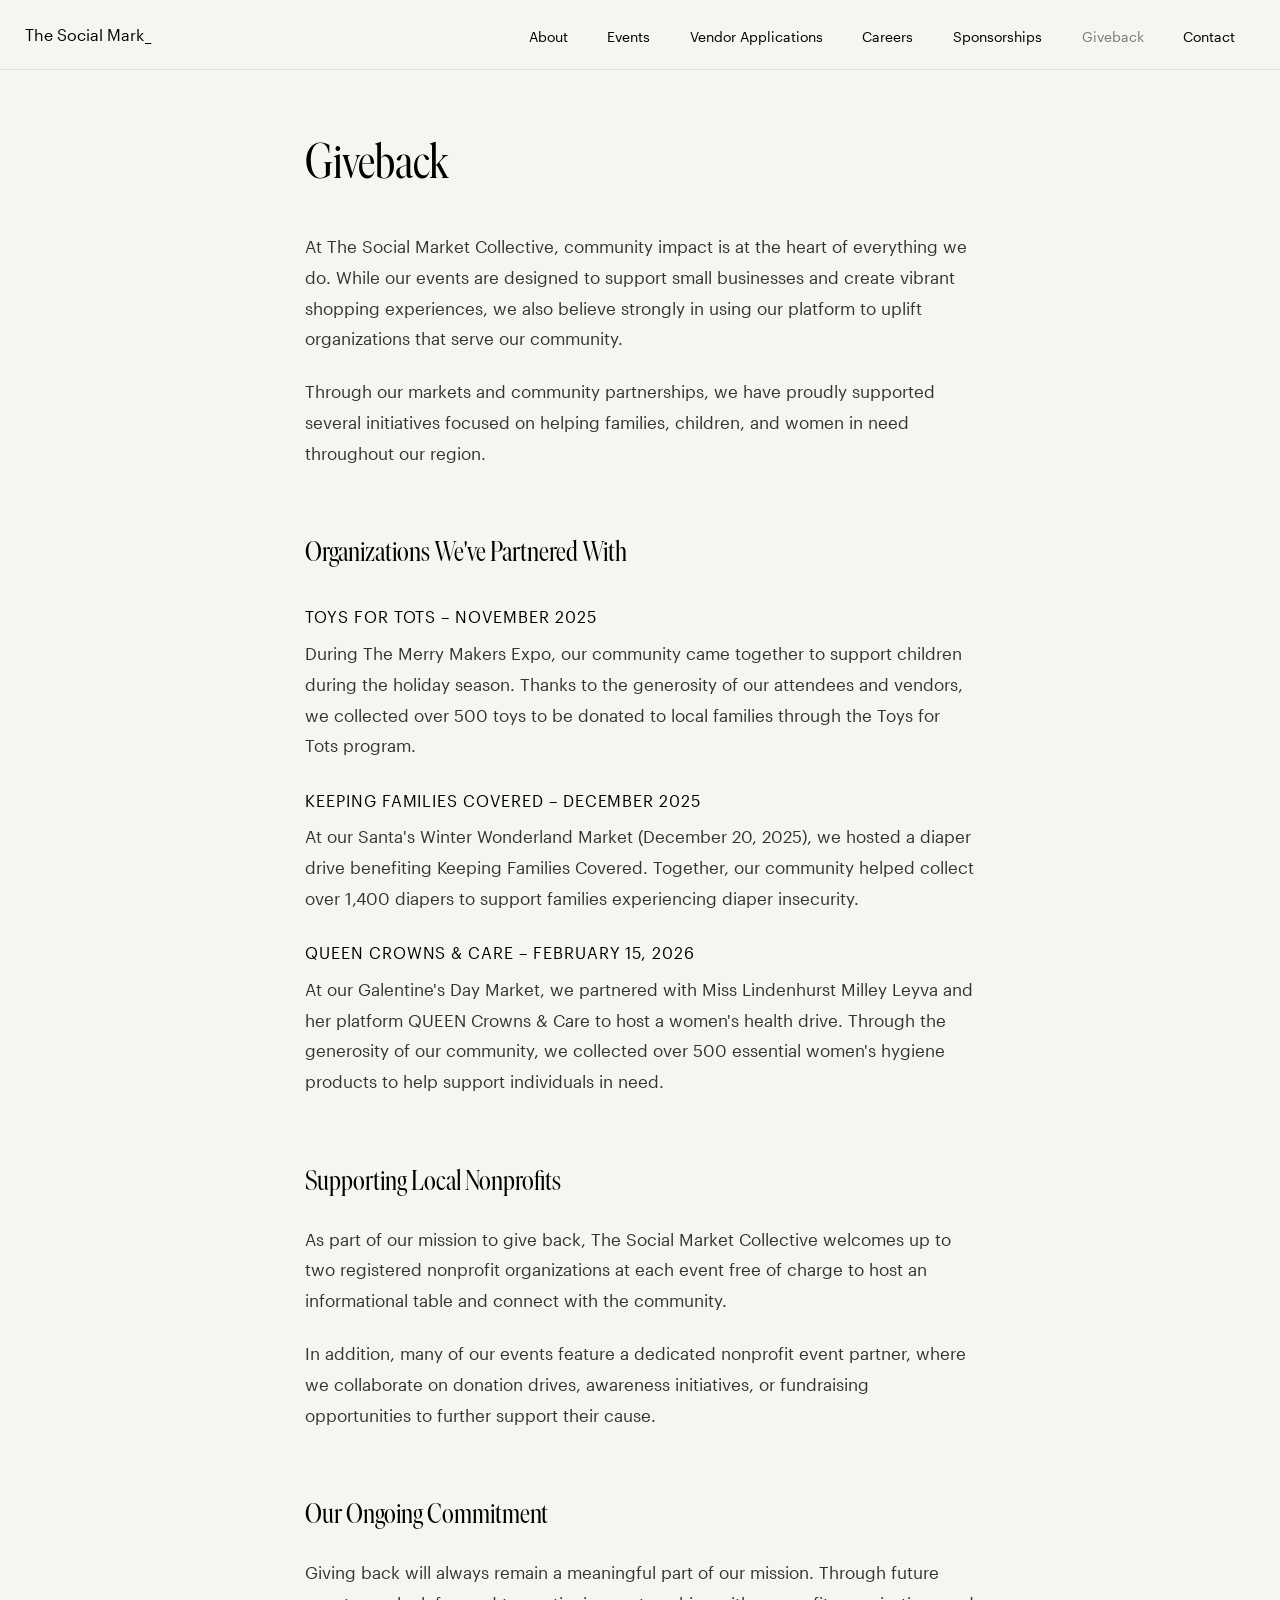
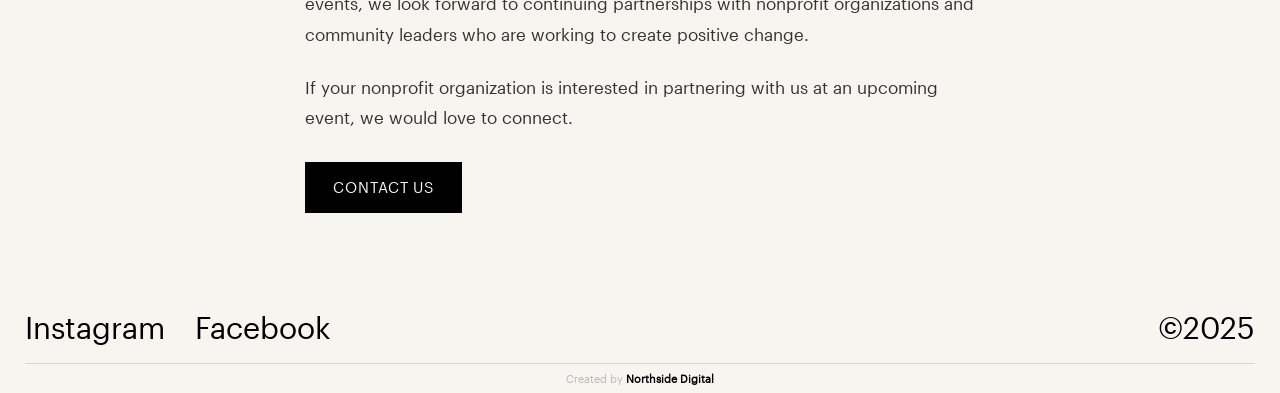
<file: giveback.html>
<!DOCTYPE html>
<html lang="en">
<head>
  <meta charset="UTF-8">
  <meta name="description" content="Learn how The Social Market Collective gives back to the community through nonprofit partnerships, donation drives, and free event tables.">
  <meta name="viewport" content="width=device-width, initial-scale=1.0, maximum-scale=1.0">
  <title>Giveback — The Social Market Co.</title>
  <link rel="stylesheet" href="css/style.css?v=7">
  <link rel="stylesheet" href="css/events.css?v=7">
  <style>
    .giveback-section {
      padding: 60px 25px 80px;
      max-width: 720px;
      margin: 0 auto;
    }

    .giveback-heading {
      font-family: 'ivar-regular', serif;
      font-size: 2.8rem;
      font-weight: normal;
      margin-bottom: 40px;
      color: #000;
    }

    .giveback-body {
      font-family: 'graphik-regular', 'Helvetica Neue', Helvetica, Arial, sans-serif;
      font-size: 0.95rem;
      color: #333;
      line-height: 1.8;
    }

    .giveback-body p {
      margin-bottom: 1.3em;
    }

    .giveback-body h2 {
      font-family: 'ivar-regular', serif;
      font-size: 1.6rem;
      font-weight: normal;
      color: #000;
      margin: 2em 0 0.6em;
    }

    .giveback-body h3 {
      font-family: 'graphik-regular', 'Helvetica Neue', Helvetica, Arial, sans-serif;
      font-size: 0.88rem;
      font-weight: normal;
      letter-spacing: 0.06em;
      text-transform: uppercase;
      color: #000;
      margin: 1.6em 0 0.4em;
    }

    @media screen and (max-width: 543px) {
      .giveback-heading {
        font-size: 2rem;
      }
    }
  </style>
</head>
<body>

  <!-- Navigation -->
  <header>
    <div class="navbar-inner">
      <div class="logo">
        <a href="index.html" class="logo-typewriter-link"><span id="typewriter-text" class="logo-typewriter"></span><span class="logo-cursor">_</span></a>
      </div>
      <nav class="main-nav" id="main-nav">
        <ul>
          <li><a href="about.html">About</a></li>
          <li><a href="events.html">Events</a></li>
          <li><a href="vendor-signup.html">Vendor Applications</a></li>
          <li><a href="careers.html">Careers</a></li>
          <li><a href="sponsorships.html">Sponsorships</a></li>
          <li><a href="giveback.html" class="nav-active">Giveback</a></li>
          <li><a href="contact.html">Contact</a></li>
        </ul>
      </nav>
      <button class="hamburger" id="hamburger" aria-label="Toggle menu">
        <span></span><span></span><span></span>
      </button>
    </div>
  </header>

  <main>
    <section class="giveback-section">
      <h1 class="giveback-heading">Giveback</h1>

      <div class="giveback-body">
        <p>At The Social Market Collective, community impact is at the heart of everything we do. While our events are designed to support small businesses and create vibrant shopping experiences, we also believe strongly in using our platform to uplift organizations that serve our community.</p>
        <p>Through our markets and community partnerships, we have proudly supported several initiatives focused on helping families, children, and women in need throughout our region.</p>

        <h2>Organizations We've Partnered With</h2>

        <h3>Toys for Tots – November 2025</h3>
        <p>During The Merry Makers Expo, our community came together to support children during the holiday season. Thanks to the generosity of our attendees and vendors, we collected over 500 toys to be donated to local families through the Toys for Tots program.</p>

        <h3>Keeping Families Covered – December 2025</h3>
        <p>At our Santa's Winter Wonderland Market (December 20, 2025), we hosted a diaper drive benefiting Keeping Families Covered. Together, our community helped collect over 1,400 diapers to support families experiencing diaper insecurity.</p>

        <h3>QUEEN Crowns &amp; Care – February 15, 2026</h3>
        <p>At our Galentine's Day Market, we partnered with Miss Lindenhurst Milley Leyva and her platform QUEEN Crowns &amp; Care to host a women's health drive. Through the generosity of our community, we collected over 500 essential women's hygiene products to help support individuals in need.</p>

        <h2>Supporting Local Nonprofits</h2>
        <p>As part of our mission to give back, The Social Market Collective welcomes up to two registered nonprofit organizations at each event free of charge to host an informational table and connect with the community.</p>
        <p>In addition, many of our events feature a dedicated nonprofit event partner, where we collaborate on donation drives, awareness initiatives, or fundraising opportunities to further support their cause.</p>

        <h2>Our Ongoing Commitment</h2>
        <p>Giving back will always remain a meaningful part of our mission. Through future events, we look forward to continuing partnerships with nonprofit organizations and community leaders who are working to create positive change.</p>
        <p>If your nonprofit organization is interested in partnering with us at an upcoming event, we would love to connect.</p>
        <a href="contact.html" class="event-btn" style="display:inline-block; margin-top: 0.4em;">Contact Us</a>
      </div>
    </section>

    <footer>
      <div class="footer-links">
        <a href="https://www.instagram.com/thesocialmarketco/" target="_blank" rel="noopener">Instagram</a>
        <a href="https://www.facebook.com/p/The-Social-Market-Co-Events-61582446278117/" target="_blank" rel="noopener">Facebook</a>
        <span class="copyright">©2025</span>
      </div>
      <div class="footer-credit">Created by <a href="https://northside-digital.com/" target="_blank" rel="noopener">Northside Digital</a></div>
    </footer>
  </main>

  <script src="js/typewriter.js?v=4"></script>
</body>
</html>
</file>
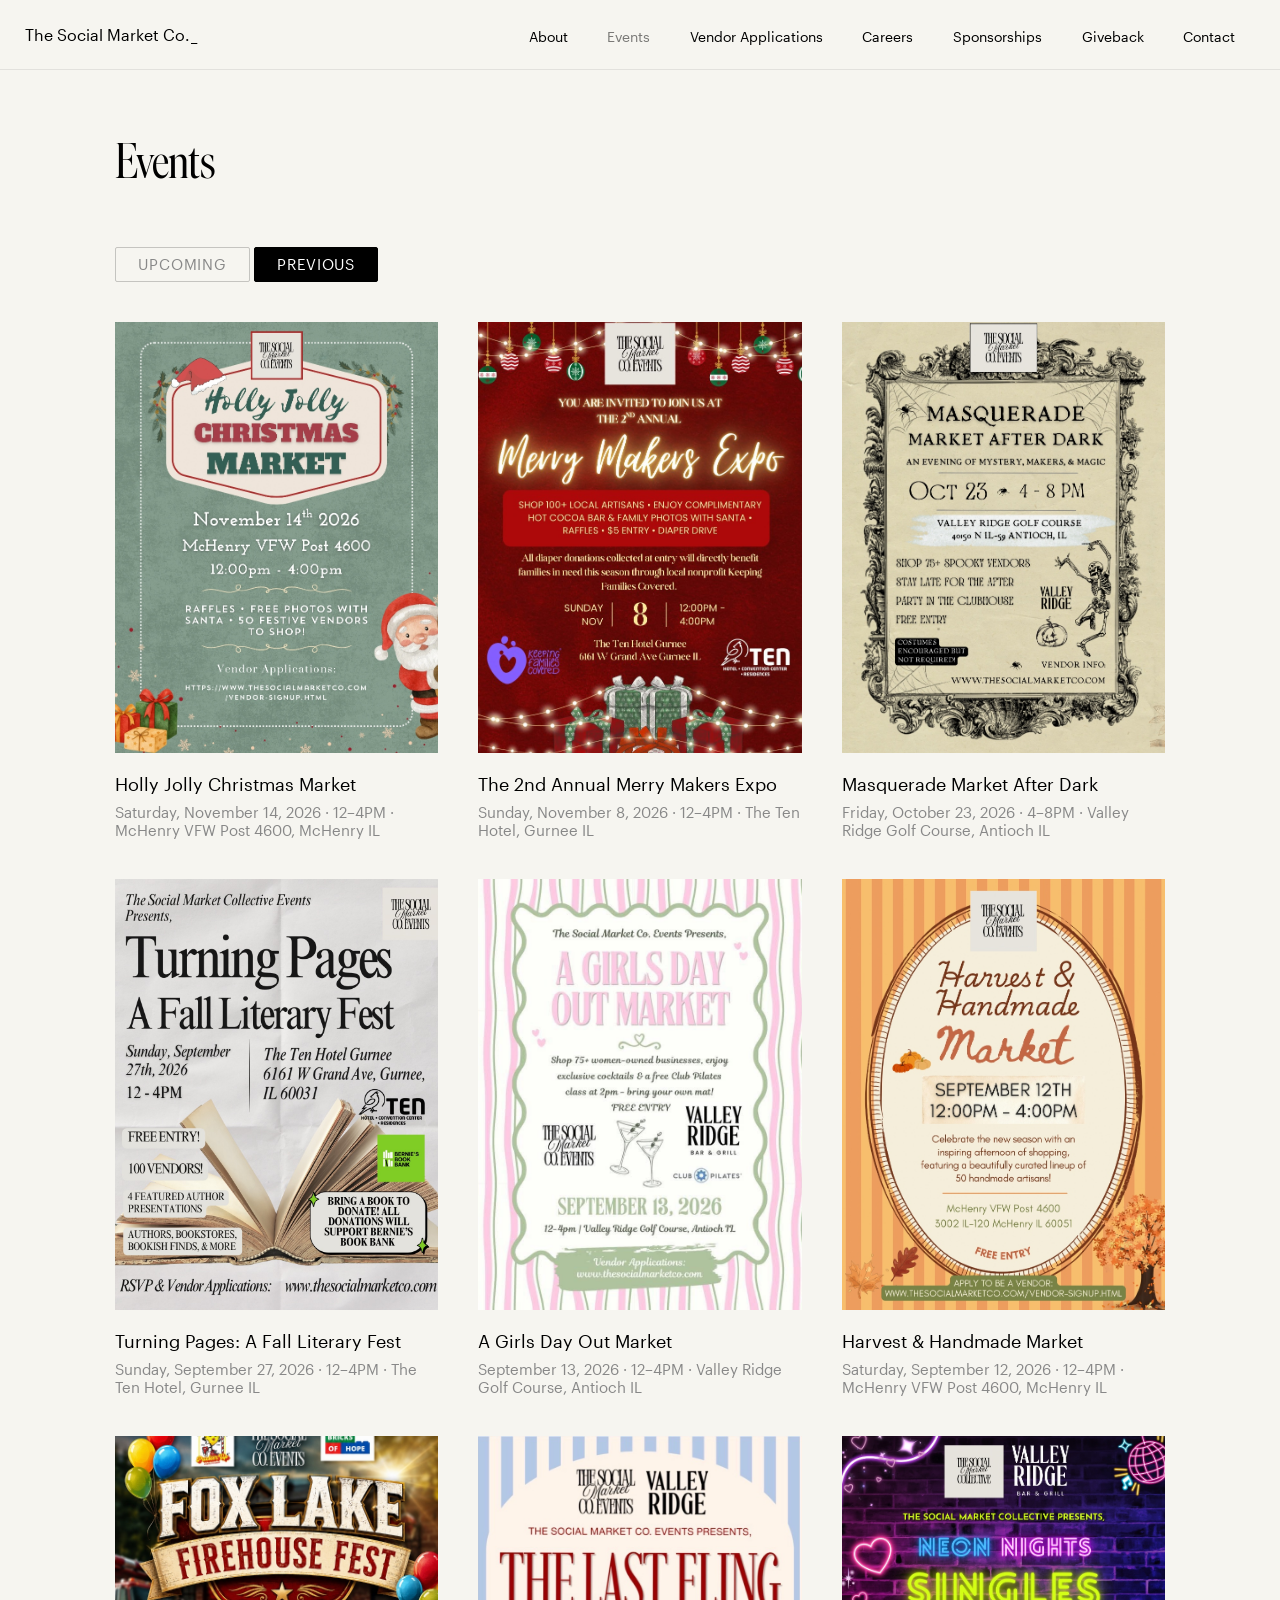
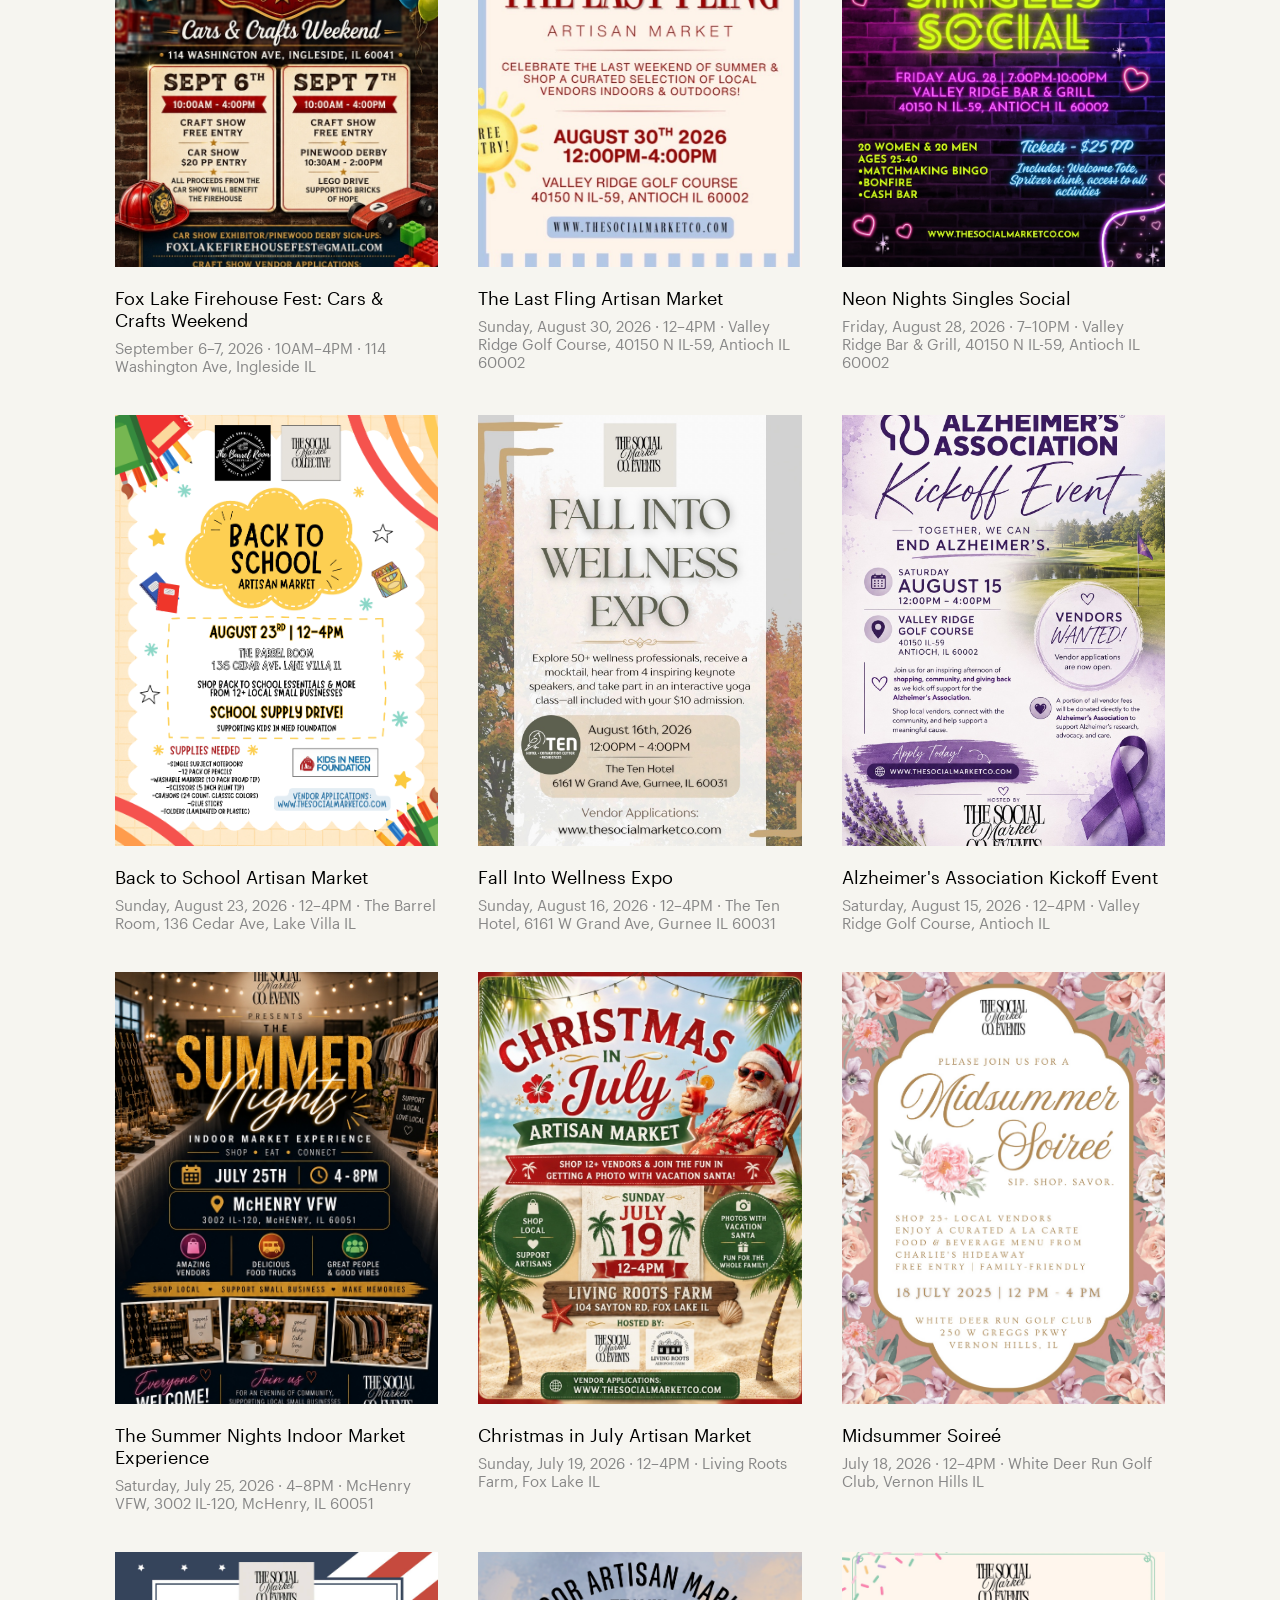
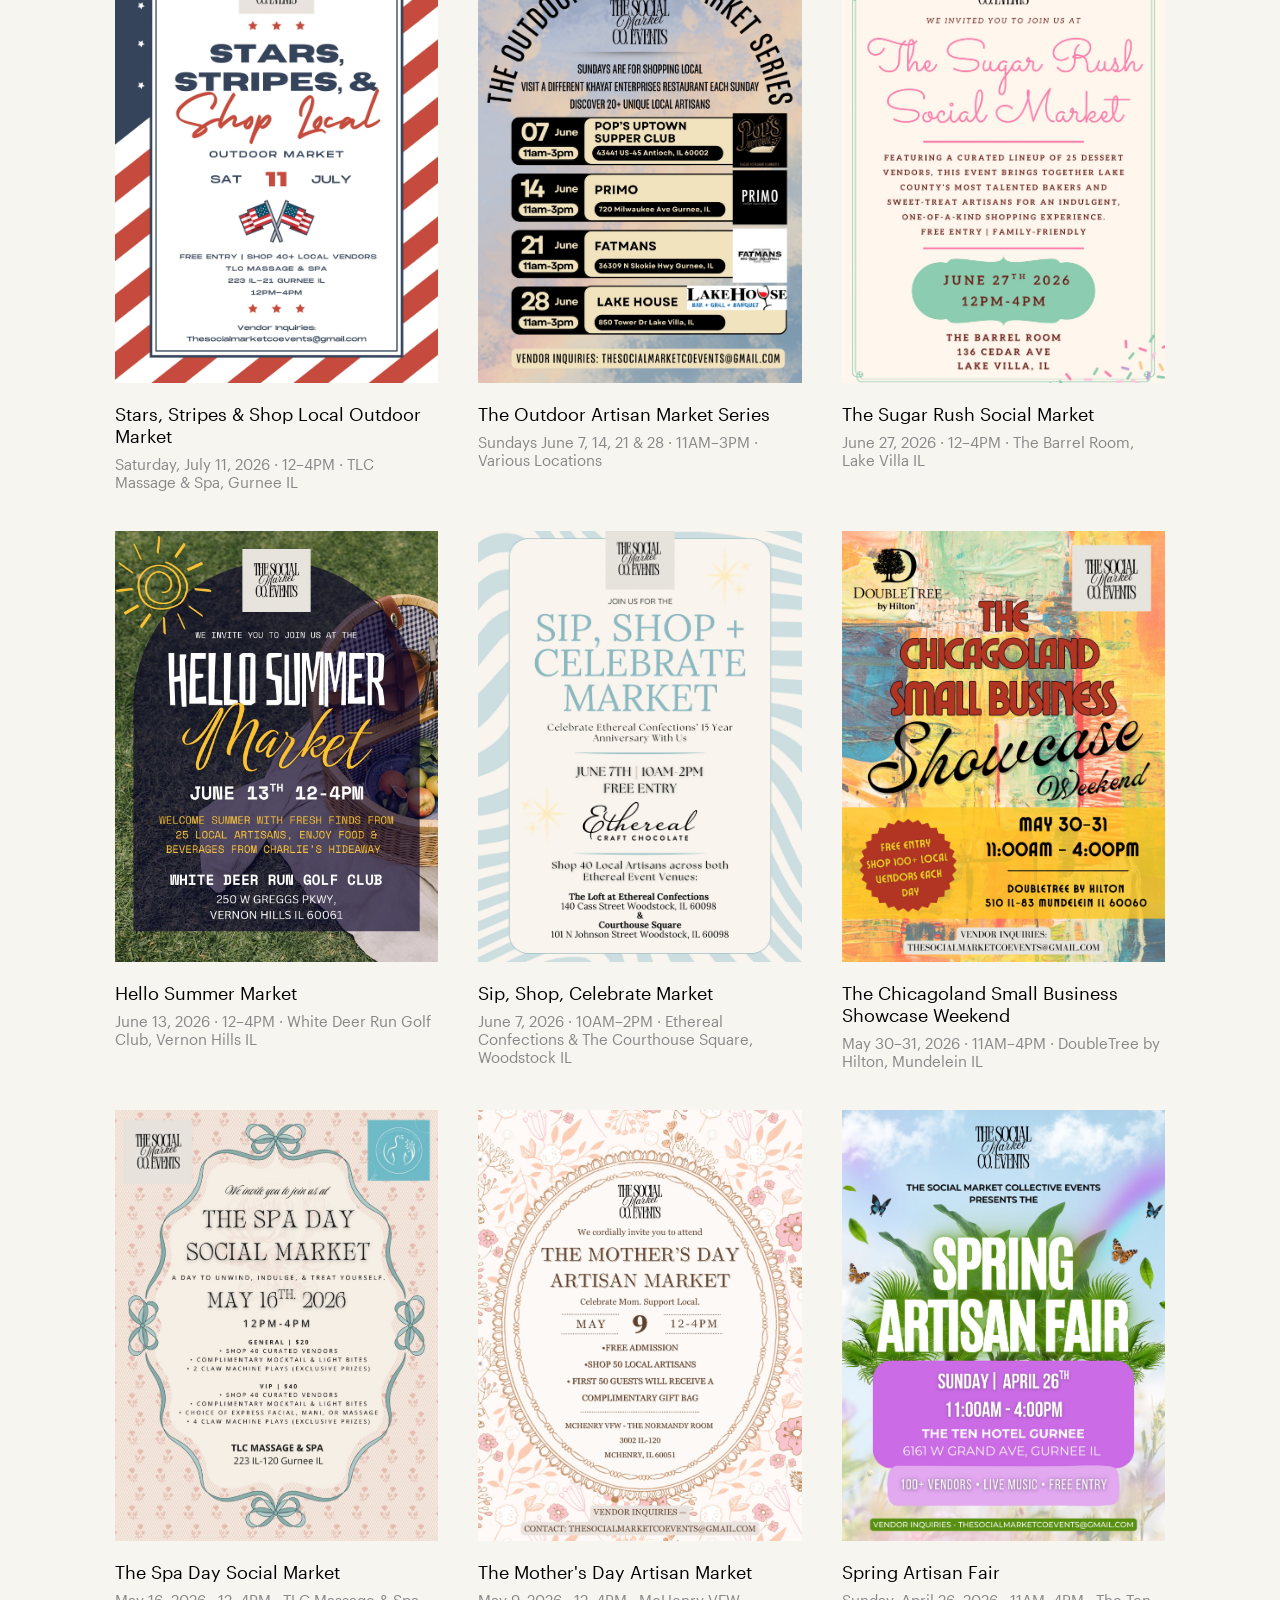
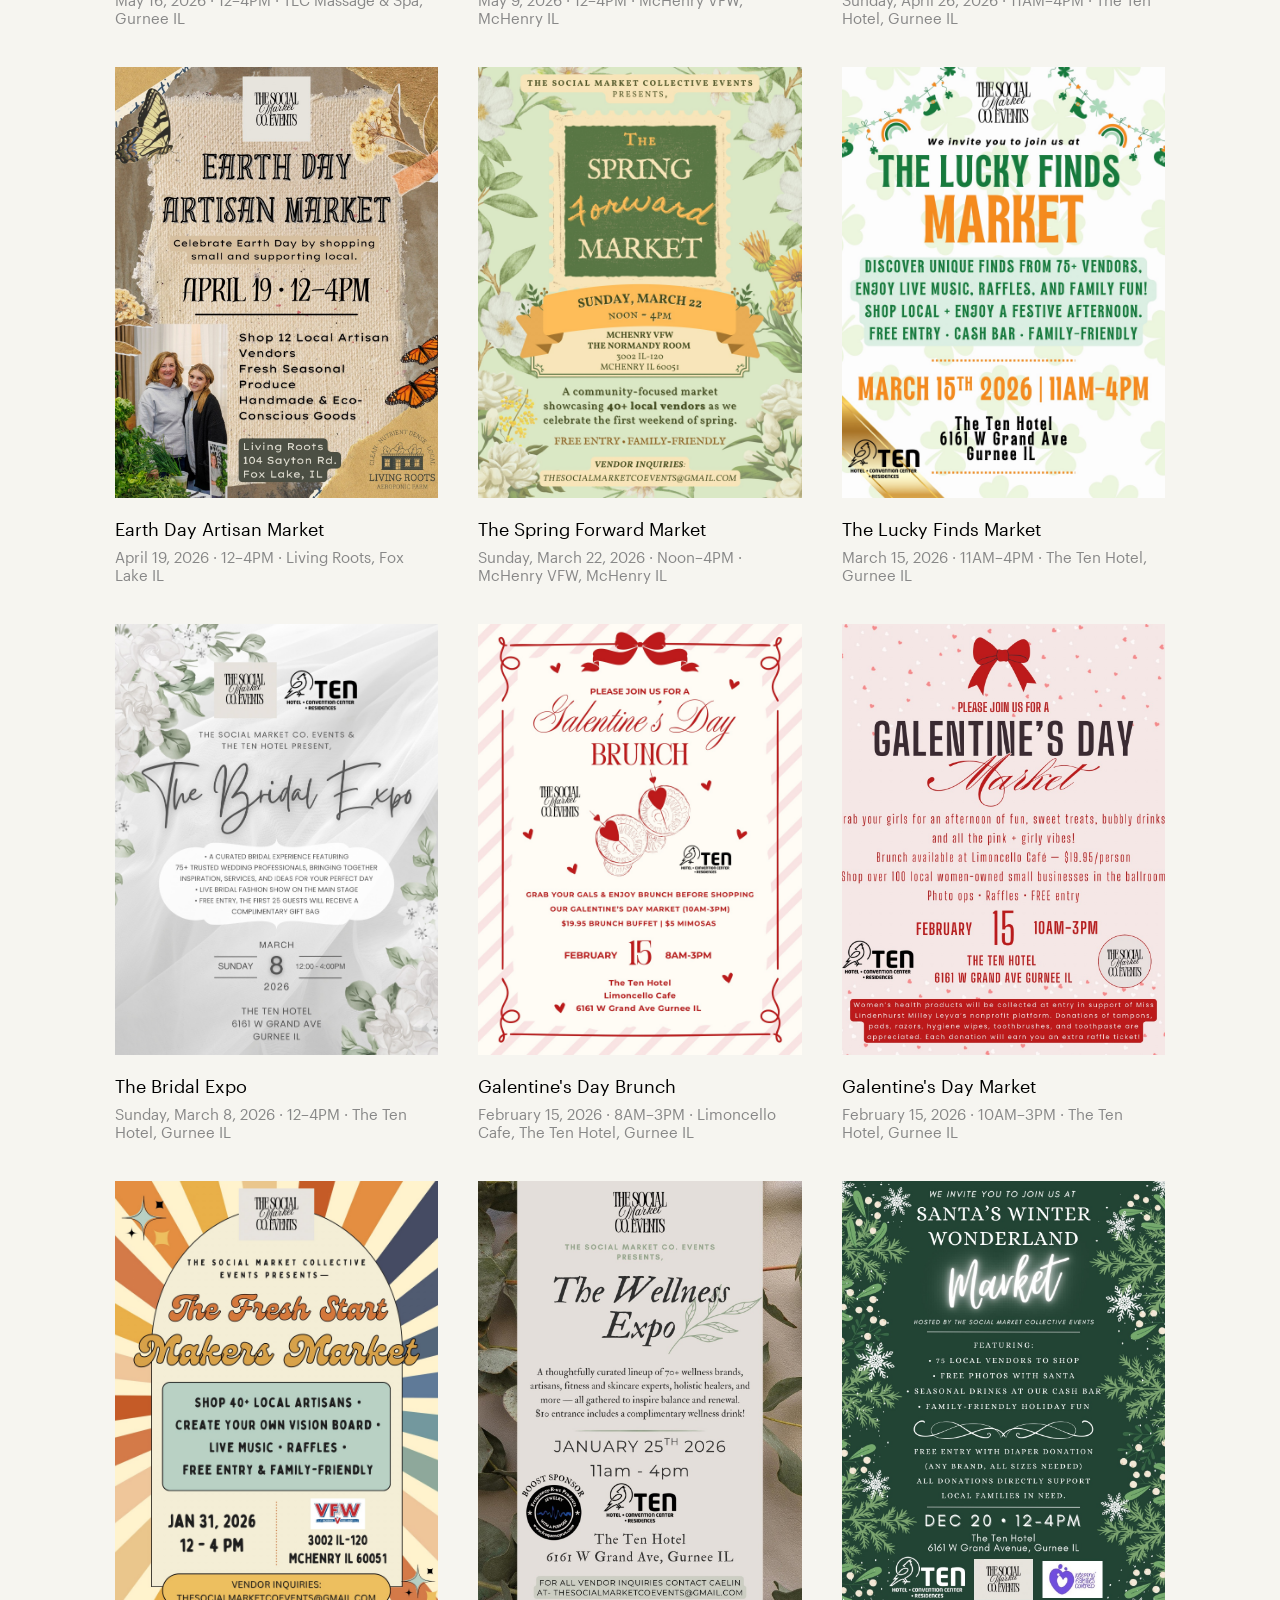
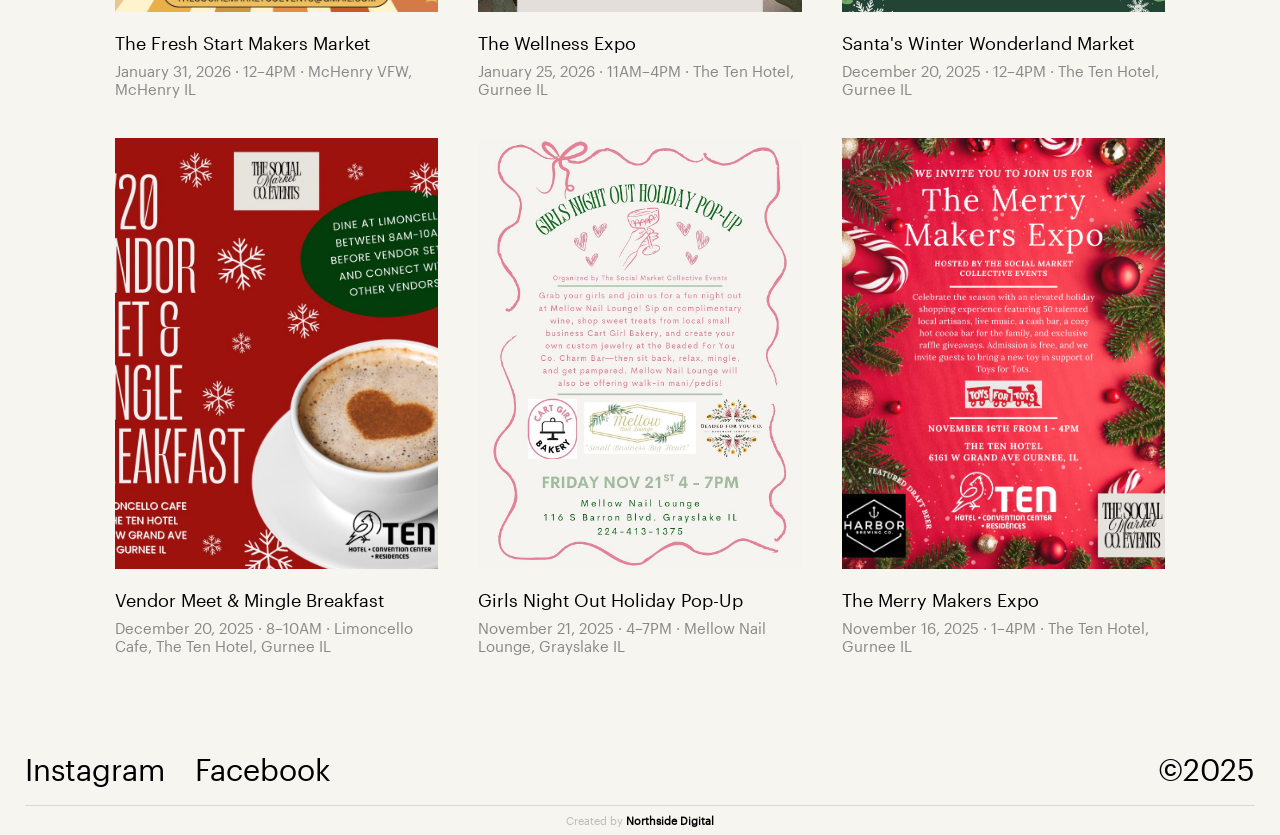
<file: past-events.html>
<!DOCTYPE html>
<html lang="en">
<head>
  <meta charset="UTF-8">
  <meta http-equiv="refresh" content="0; url=events.html#previous">
  <title>Past Events — The Social Market Co.</title>
</head>
<body>
  <script>window.location.replace('events.html#previous');</script>
</body>
</html>
</file>
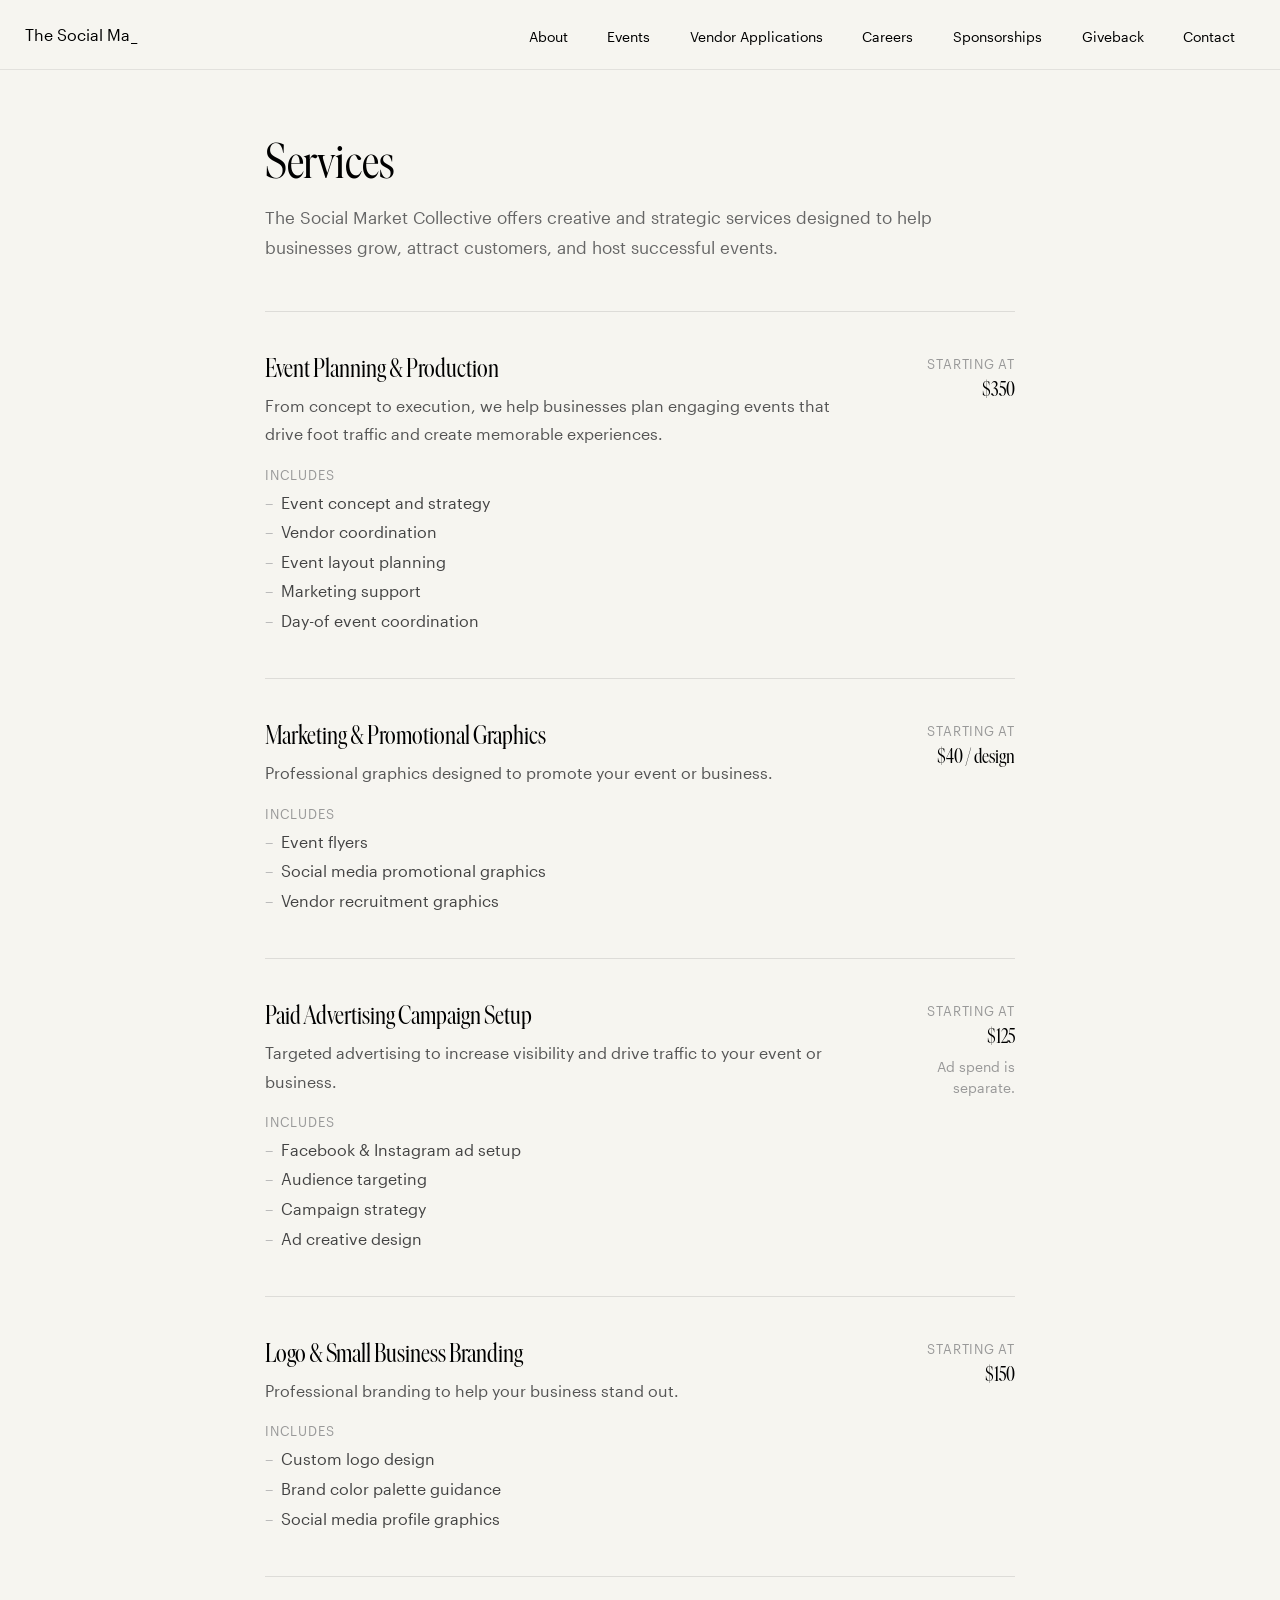
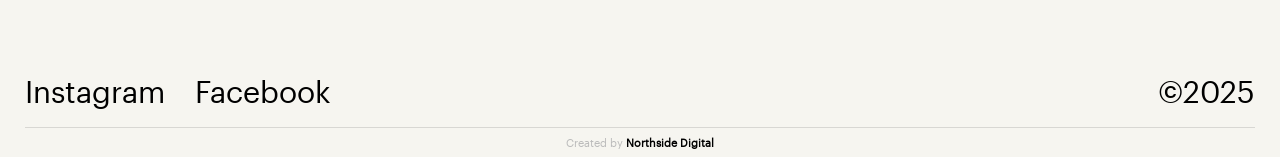
<file: services.html>
<!DOCTYPE html>
<html lang="en">
<head>
  <meta charset="UTF-8">
  <meta name="description" content="Services offered by The Social Market Collective — event planning, marketing, branding, and more for small businesses in Chicagoland.">
  <meta name="viewport" content="width=device-width, initial-scale=1.0, maximum-scale=1.0">
  <title>Services — The Social Market Co.</title>
  <link rel="stylesheet" href="css/style.css?v=7">
  <style>
    .services-section {
      padding: 60px 25px 80px;
      max-width: 800px;
      margin: 0 auto;
    }

    .services-heading {
      font-family: 'ivar-regular', serif;
      font-size: 2.8rem;
      font-weight: normal;
      margin-bottom: 12px;
      color: #000;
    }

    .services-intro {
      font-family: 'graphik-regular', 'Helvetica Neue', Helvetica, Arial, sans-serif;
      font-size: 0.95rem;
      color: #666;
      line-height: 1.75;
      margin-bottom: 48px;
    }

    .service-item {
      display: grid;
      grid-template-columns: 1fr 140px;
      gap: 32px;
      align-items: start;
      padding: 40px 0;
      border-top: 1px solid rgba(0,0,0,0.1);
    }

    .service-item:last-of-type {
      border-bottom: 1px solid rgba(0,0,0,0.1);
    }

    .service-main {}

    .service-title {
      font-family: 'ivar-regular', serif;
      font-size: 1.45rem;
      font-weight: normal;
      color: #000;
      margin-bottom: 8px;
    }

    .service-body {
      font-family: 'graphik-regular', 'Helvetica Neue', Helvetica, Arial, sans-serif;
      font-size: 0.9rem;
      color: #555;
      line-height: 1.75;
      margin-bottom: 18px;
    }

    .service-includes-label {
      font-family: 'graphik-regular', 'Helvetica Neue', Helvetica, Arial, sans-serif;
      font-size: 0.72rem;
      text-transform: uppercase;
      letter-spacing: 0.08em;
      color: #999;
      margin-bottom: 8px;
    }

    .service-list {
      list-style: none;
      padding: 0;
      margin: 0;
    }

    .service-list li {
      font-family: 'graphik-regular', 'Helvetica Neue', Helvetica, Arial, sans-serif;
      font-size: 0.88rem;
      color: #444;
      padding-left: 1em;
      position: relative;
      margin-bottom: 5px;
      line-height: 1.55;
    }

    .service-list li::before {
      content: '–';
      position: absolute;
      left: 0;
      color: #bbb;
    }

    .service-pricing {
      text-align: right;
      padding-top: 4px;
    }

    .service-price {
      font-family: 'ivar-regular', serif;
      font-size: 1.15rem;
      font-weight: normal;
      color: #000;
      display: block;
    }

    .service-price-label {
      font-family: 'graphik-regular', 'Helvetica Neue', Helvetica, Arial, sans-serif;
      font-size: 0.72rem;
      text-transform: uppercase;
      letter-spacing: 0.06em;
      color: #999;
      display: block;
      margin-bottom: 4px;
    }

    .service-note {
      font-family: 'graphik-regular', 'Helvetica Neue', Helvetica, Arial, sans-serif;
      font-size: 0.78rem;
      color: #999;
      margin-top: 8px;
      line-height: 1.5;
    }

    .services-cta {
      margin-top: 52px;
      text-align: center;
    }

    .services-cta p {
      font-family: 'graphik-regular', 'Helvetica Neue', Helvetica, Arial, sans-serif;
      font-size: 0.95rem;
      color: #444;
      margin-bottom: 20px;
      line-height: 1.75;
    }

    .cta-btn {
      display: inline-block;
      padding: 12px 32px;
      background-color: #000;
      color: #fff;
      font-family: 'graphik-regular', 'Helvetica Neue', Helvetica, Arial, sans-serif;
      font-size: 0.85rem;
      letter-spacing: 0.04em;
      border-radius: 2px;
      text-decoration: none;
      transition: background 0.15s;
    }

    .cta-btn:hover {
      background-color: #222;
      color: #fff;
    }

    @media screen and (max-width: 600px) {
      .services-heading {
        font-size: 2rem;
      }

      .service-item {
        grid-template-columns: 1fr;
        gap: 20px;
        padding: 32px 0;
      }

      .service-pricing {
        text-align: left;
        padding-top: 0;
        border-top: 1px solid rgba(0,0,0,0.07);
        padding-top: 16px;
      }
    }
  </style>
</head>
<body>

  <!-- Navigation -->
  <header>
    <div class="navbar-inner">
      <div class="logo">
        <a href="index.html" class="logo-typewriter-link"><span id="typewriter-text" class="logo-typewriter"></span><span class="logo-cursor">_</span></a>
      </div>
      <nav class="main-nav" id="main-nav">
        <ul>
          <li><a href="about.html">About</a></li>
          <li><a href="events.html">Events</a></li>
          <li><a href="vendor-signup.html">Vendor Applications</a></li>
          <li><a href="careers.html">Careers</a></li>
          <li><a href="sponsorships.html">Sponsorships</a></li>
          <li><a href="giveback.html">Giveback</a></li>
          <li><a href="contact.html">Contact</a></li>
        </ul>
      </nav>
      <button class="hamburger" id="hamburger" aria-label="Toggle menu">
        <span></span><span></span><span></span>
      </button>
    </div>
  </header>

  <main>
    <section class="services-section">
      <h1 class="services-heading">Services</h1>
      <p class="services-intro">The Social Market Collective offers creative and strategic services designed to help businesses grow, attract customers, and host successful events.</p>

      <!-- Event Planning & Production -->
      <div class="service-item">
        <div class="service-main">
          <h2 class="service-title">Event Planning & Production</h2>
          <p class="service-body">From concept to execution, we help businesses plan engaging events that drive foot traffic and create memorable experiences.</p>
          <p class="service-includes-label">Includes</p>
          <ul class="service-list">
            <li>Event concept and strategy</li>
            <li>Vendor coordination</li>
            <li>Event layout planning</li>
            <li>Marketing support</li>
            <li>Day-of event coordination</li>
          </ul>
        </div>
        <div class="service-pricing">
          <span class="service-price-label">Starting at</span>
          <span class="service-price">$350</span>
        </div>
      </div>

      <!-- Marketing & Promotional Graphics -->
      <div class="service-item">
        <div class="service-main">
          <h2 class="service-title">Marketing & Promotional Graphics</h2>
          <p class="service-body">Professional graphics designed to promote your event or business.</p>
          <p class="service-includes-label">Includes</p>
          <ul class="service-list">
            <li>Event flyers</li>
            <li>Social media promotional graphics</li>
            <li>Vendor recruitment graphics</li>
          </ul>
        </div>
        <div class="service-pricing">
          <span class="service-price-label">Starting at</span>
          <span class="service-price">$40 / design</span>
        </div>
      </div>

      <!-- Paid Advertising Campaign Setup -->
      <div class="service-item">
        <div class="service-main">
          <h2 class="service-title">Paid Advertising Campaign Setup</h2>
          <p class="service-body">Targeted advertising to increase visibility and drive traffic to your event or business.</p>
          <p class="service-includes-label">Includes</p>
          <ul class="service-list">
            <li>Facebook & Instagram ad setup</li>
            <li>Audience targeting</li>
            <li>Campaign strategy</li>
            <li>Ad creative design</li>
          </ul>
        </div>
        <div class="service-pricing">
          <span class="service-price-label">Starting at</span>
          <span class="service-price">$125</span>
          <p class="service-note">Ad spend is separate.</p>
        </div>
      </div>

      <!-- Logo & Small Business Branding -->
      <div class="service-item">
        <div class="service-main">
          <h2 class="service-title">Logo & Small Business Branding</h2>
          <p class="service-body">Professional branding to help your business stand out.</p>
          <p class="service-includes-label">Includes</p>
          <ul class="service-list">
            <li>Custom logo design</li>
            <li>Brand color palette guidance</li>
            <li>Social media profile graphics</li>
          </ul>
        </div>
        <div class="service-pricing">
          <span class="service-price-label">Starting at</span>
          <span class="service-price">$150</span>
        </div>
      </div>

    </section>

    <footer>
      <div class="footer-links">
        <a href="https://www.instagram.com/thesocialmarketco/" target="_blank" rel="noopener">Instagram</a>
        <a href="https://www.facebook.com/p/The-Social-Market-Co-Events-61582446278117/" target="_blank" rel="noopener">Facebook</a>
        <span class="copyright">©2025</span>
      </div>
      <div class="footer-credit">Created by <a href="https://northside-digital.com/" target="_blank" rel="noopener">Northside Digital</a></div>
    </footer>
  </main>

  <script src="js/typewriter.js?v=4"></script>
</body>
</html>
</file>
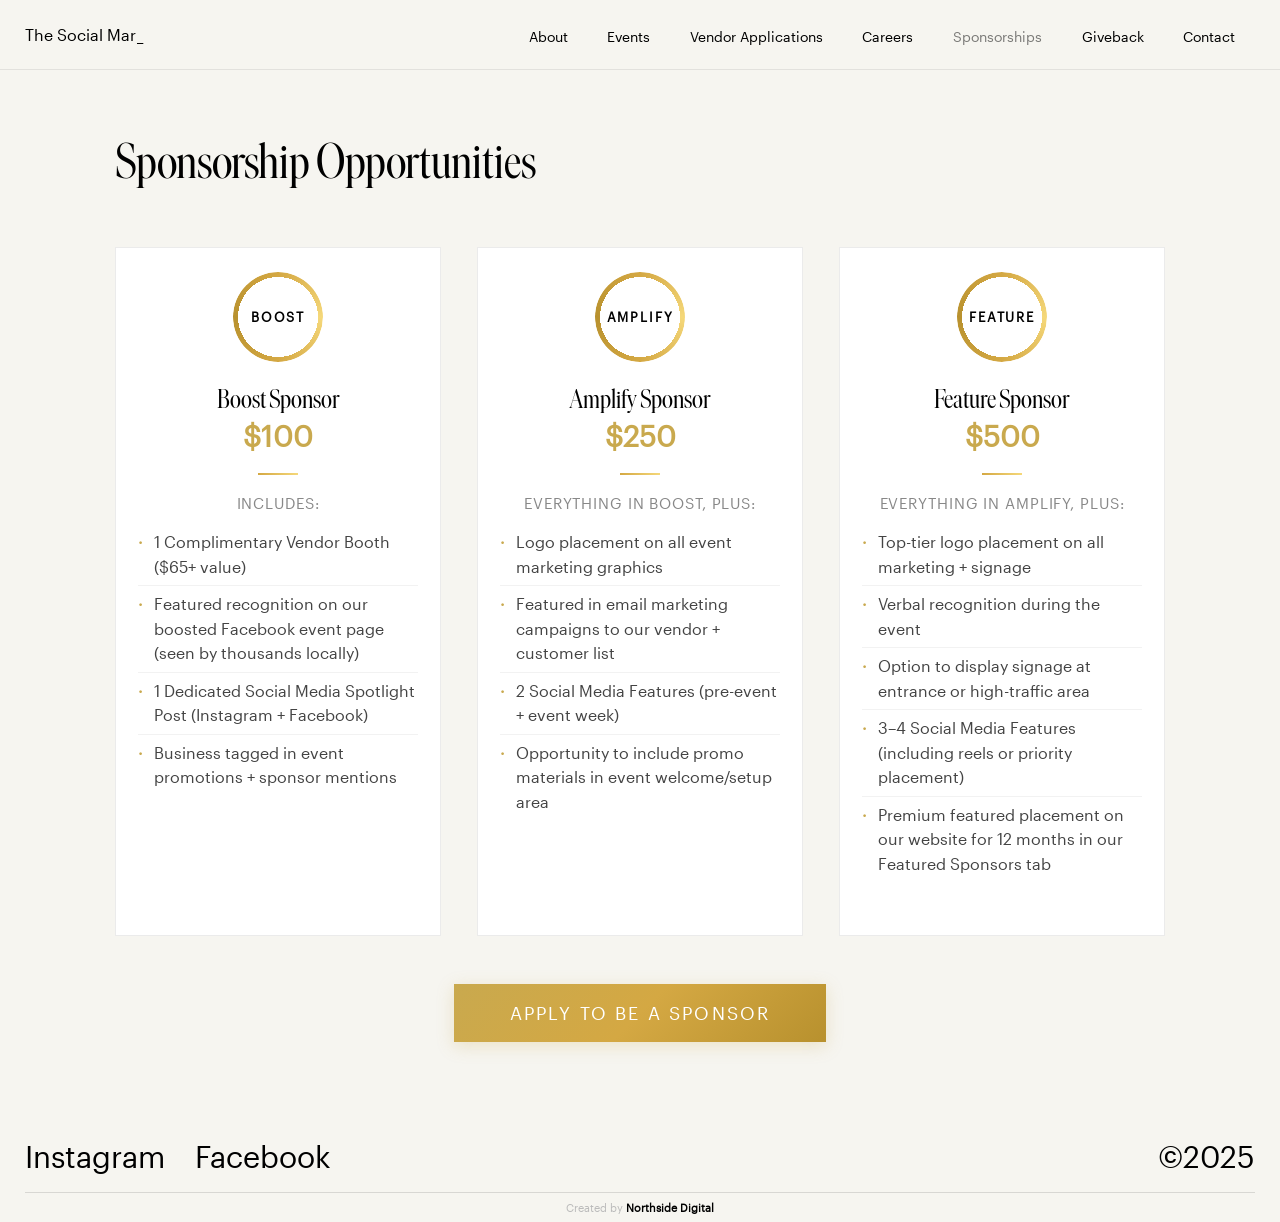
<file: sponsorships.html>
<!DOCTYPE html>
<html lang="en">
<head>
  <meta charset="UTF-8">
  <meta name="description" content="Explore sponsorship opportunities with The Social Market Co. Boost, Amplify, or Feature your brand at our Chicagoland artisan markets and events.">
  <meta name="viewport" content="width=device-width, initial-scale=1.0, maximum-scale=1.0">
  <title>Sponsorship Opportunities — The Social Market Co.</title>
  <link rel="stylesheet" href="css/style.css?v=7">
  <link rel="stylesheet" href="css/events.css?v=7">
  <style>
    /* ── Sponsorship Tiers ── */
    .sponsorship-grid {
      display: grid;
      grid-template-columns: repeat(3, 1fr);
      gap: 36px;
    }

    .sponsor-card {
      background: #fff;
      border: 1px solid rgba(0,0,0,0.08);
      padding: 24px 22px 24px;
      display: flex;
      flex-direction: column;
      align-items: center;
      text-align: center;
      position: relative;
      transition: box-shadow 0.25s ease, transform 0.25s ease;
    }

    .sponsor-card:hover {
      box-shadow: 0 8px 30px rgba(0,0,0,0.08);
      transform: translateY(-3px);
    }

    .sponsor-badge {
      width: 90px;
      height: 90px;
      border-radius: 50%;
      display: flex;
      align-items: center;
      justify-content: center;
      margin-bottom: 20px;
      position: relative;
    }

    .sponsor-badge::before {
      content: '';
      position: absolute;
      inset: 0;
      border-radius: 50%;
      background: conic-gradient(from 0deg, #d4a843, #f5d87a, #d4a843, #b8912e, #d4a843);
      mask: radial-gradient(farthest-side, transparent calc(100% - 5px), #000 calc(100% - 5px));
      -webkit-mask: radial-gradient(farthest-side, transparent calc(100% - 5px), #000 calc(100% - 5px));
    }

    .sponsor-badge span {
      font-family: 'graphik-regular', 'Helvetica Neue', Helvetica, Arial, sans-serif;
      font-size: 0.72rem;
      font-weight: 600;
      letter-spacing: 0.14em;
      text-transform: uppercase;
      color: #000;
    }

    .sponsor-tier-name {
      font-family: 'ivar-regular', serif;
      font-size: 1.5rem;
      font-weight: normal;
      color: #000;
      margin-bottom: 4px;
    }

    .sponsor-price {
      font-family: 'graphik-regular', 'Helvetica Neue', Helvetica, Arial, sans-serif;
      font-size: 1.6rem;
      font-weight: 600;
      color: #c9a94e;
      margin-bottom: 20px;
    }

    .sponsor-includes {
      font-family: 'graphik-regular', 'Helvetica Neue', Helvetica, Arial, sans-serif;
      font-size: 0.82rem;
      color: #888;
      text-transform: uppercase;
      letter-spacing: 0.06em;
      margin-bottom: 12px;
    }

    .sponsor-perks {
      list-style: none;
      padding: 0;
      margin: 0 0 28px 0;
      text-align: left;
    }

    .sponsor-perks li {
      font-family: 'graphik-regular', 'Helvetica Neue', Helvetica, Arial, sans-serif;
      font-size: 0.88rem;
      color: #444;
      line-height: 1.55;
      padding: 6px 0;
      border-bottom: 1px solid rgba(0,0,0,0.05);
      padding-left: 16px;
      position: relative;
    }

    .sponsor-perks li::before {
      content: '·';
      position: absolute;
      left: 0;
      color: #c9a94e;
      font-weight: bold;
    }

    .sponsor-perks li:last-child {
      border-bottom: none;
    }

    .sponsor-apply-wrap {
      text-align: center;
      margin-top: 48px;
    }

    .sponsor-apply-btn {
      display: inline-block;
      padding: 18px 56px;
      background: linear-gradient(135deg, #c9a94e, #d4a843, #b8912e);
      color: #fff;
      font-family: 'graphik-regular', 'Helvetica Neue', Helvetica, Arial, sans-serif;
      font-size: 1rem;
      text-transform: uppercase;
      letter-spacing: 0.12em;
      text-decoration: none;
      transition: transform 0.25s ease, box-shadow 0.25s ease, background 0.3s ease;
      box-shadow: 0 4px 16px rgba(201, 169, 78, 0.25);
    }

    .sponsor-apply-btn:hover {
      transform: translateY(-2px);
      box-shadow: 0 8px 28px rgba(201, 169, 78, 0.35);
      background: linear-gradient(135deg, #d4a843, #e0be5a, #c9a94e);
    }

    .sponsor-divider {
      width: 40px;
      height: 2px;
      background: linear-gradient(90deg, #d4a843, #f5d87a);
      margin-bottom: 20px;
      border: none;
    }



    @media screen and (max-width: 900px) {
      .sponsorship-grid {
        grid-template-columns: repeat(2, 1fr);
      }
    }

    @media screen and (max-width: 543px) {
      .sponsorship-grid {
        grid-template-columns: 1fr;
      }
    }
  </style>
</head>
<body>

  <!-- Navigation -->
  <header>
    <div class="navbar-inner">
      <div class="logo">
        <a href="index.html" class="logo-typewriter-link"><span id="typewriter-text" class="logo-typewriter"></span><span class="logo-cursor">_</span></a>
      </div>
      <nav class="main-nav" id="main-nav">
        <ul>
          <li><a href="about.html">About</a></li>
          <li><a href="events.html">Events</a></li>
          <li><a href="vendor-signup.html">Vendor Applications</a></li>
          <li><a href="careers.html">Careers</a></li>
          <li><a href="sponsorships.html" class="nav-active">Sponsorships</a></li>
          <li><a href="giveback.html">Giveback</a></li>
          <li><a href="contact.html">Contact</a></li>
        </ul>
      </nav>
      <button class="hamburger" id="hamburger" aria-label="Toggle menu">
        <span></span><span></span><span></span>
      </button>
    </div>
  </header>

  <main>
    <section class="events-section">
      <h1 class="events-heading">Sponsorship Opportunities</h1>

      <div class="sponsorship-grid">

        <!-- Boost Sponsor -->
        <div class="sponsor-card">
          <div class="sponsor-badge"><span>Boost</span></div>
          <h2 class="sponsor-tier-name">Boost Sponsor</h2>
          <div class="sponsor-price">$100</div>
          <hr class="sponsor-divider">
          <p class="sponsor-includes">Includes:</p>
          <ul class="sponsor-perks">
            <li>1 Complimentary Vendor Booth ($65+ value)</li>
            <li>Featured recognition on our boosted Facebook event page (seen by thousands locally)</li>
            <li>1 Dedicated Social Media Spotlight Post (Instagram + Facebook)</li>
            <li>Business tagged in event promotions + sponsor mentions</li>
          </ul>

        </div>

        <!-- Amplify Sponsor -->
        <div class="sponsor-card">
          <div class="sponsor-badge"><span>Amplify</span></div>
          <h2 class="sponsor-tier-name">Amplify Sponsor</h2>
          <div class="sponsor-price">$250</div>
          <hr class="sponsor-divider">
          <p class="sponsor-includes">Everything in Boost, plus:</p>
          <ul class="sponsor-perks">
            <li>Logo placement on all event marketing graphics</li>
            <li>Featured in email marketing campaigns to our vendor + customer list</li>
            <li>2 Social Media Features (pre-event + event week)</li>
            <li>Opportunity to include promo materials in event welcome/setup area</li>
          </ul>

        </div>

        <!-- Feature Sponsor -->
        <div class="sponsor-card sponsor-card--feature">
          <div class="sponsor-badge"><span>Feature</span></div>
          <h2 class="sponsor-tier-name">Feature Sponsor</h2>
          <div class="sponsor-price">$500</div>
          <hr class="sponsor-divider">
          <p class="sponsor-includes">Everything in Amplify, plus:</p>
          <ul class="sponsor-perks">
            <li>Top-tier logo placement on all marketing + signage</li>
            <li>Verbal recognition during the event</li>
            <li>Option to display signage at entrance or high-traffic area</li>
            <li>3–4 Social Media Features (including reels or priority placement)</li>
            <li>Premium featured placement on our website for 12 months in our Featured Sponsors tab</li>
          </ul>

        </div>

      </div>

      <div class="sponsor-apply-wrap">
        <a href="https://docs.google.com/forms/d/e/1FAIpQLScnkAsdFdKJvvGFXZZEbmxzsgBMeGs8xr1sxfmbcpyr30exNw/viewform" target="_blank" rel="noopener" class="sponsor-apply-btn" id="sponsor-apply-btn">Apply to be a Sponsor</a>
      </div>
    </section>

    <footer>
      <div class="footer-links">
        <a href="https://www.instagram.com/thesocialmarketco/" target="_blank" rel="noopener">Instagram</a>
        <a href="https://www.facebook.com/p/The-Social-Market-Co-Events-61582446278117/" target="_blank" rel="noopener">Facebook</a>
        <span class="copyright">©2025</span>
      </div>
      <div class="footer-credit">Created by <a href="https://northside-digital.com/" target="_blank" rel="noopener">Northside Digital</a></div>
    </footer>
  </main>

  <script src="js/typewriter.js?v=4"></script>
</body>
</html>
</file>
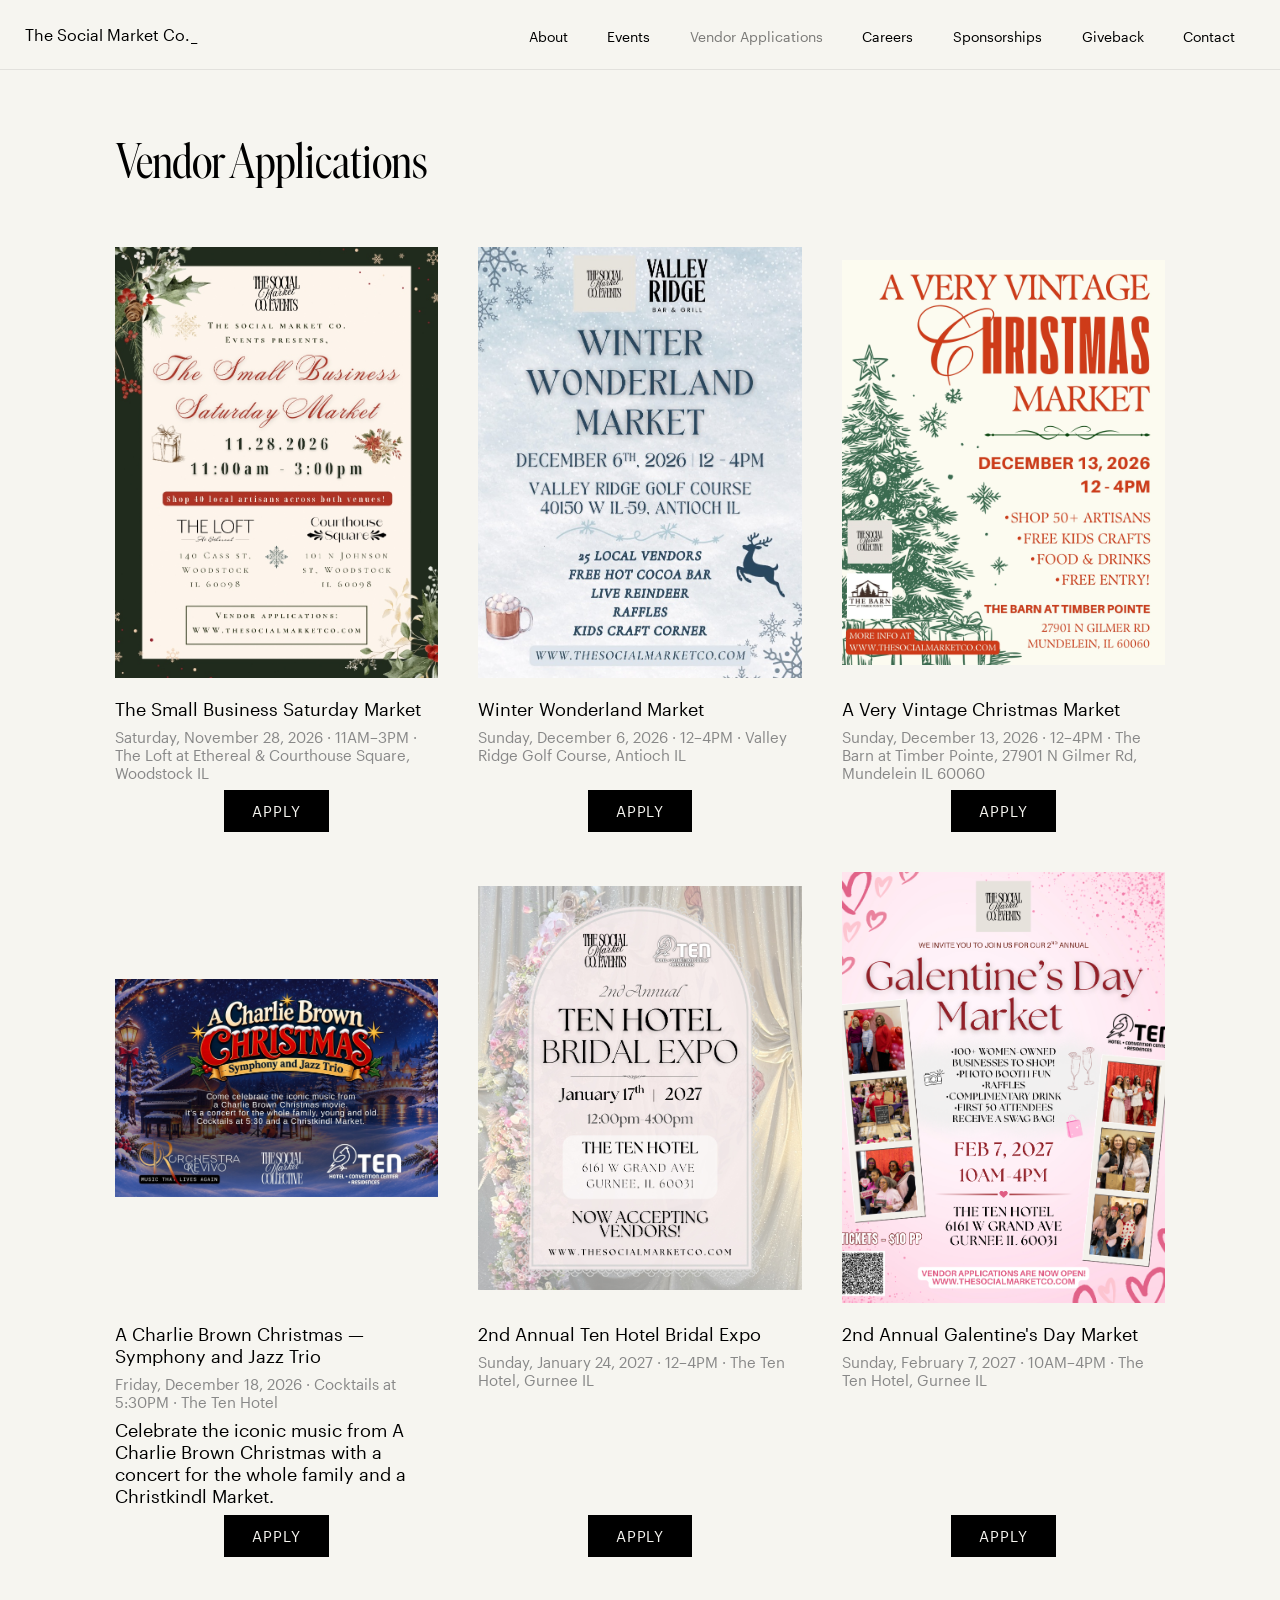
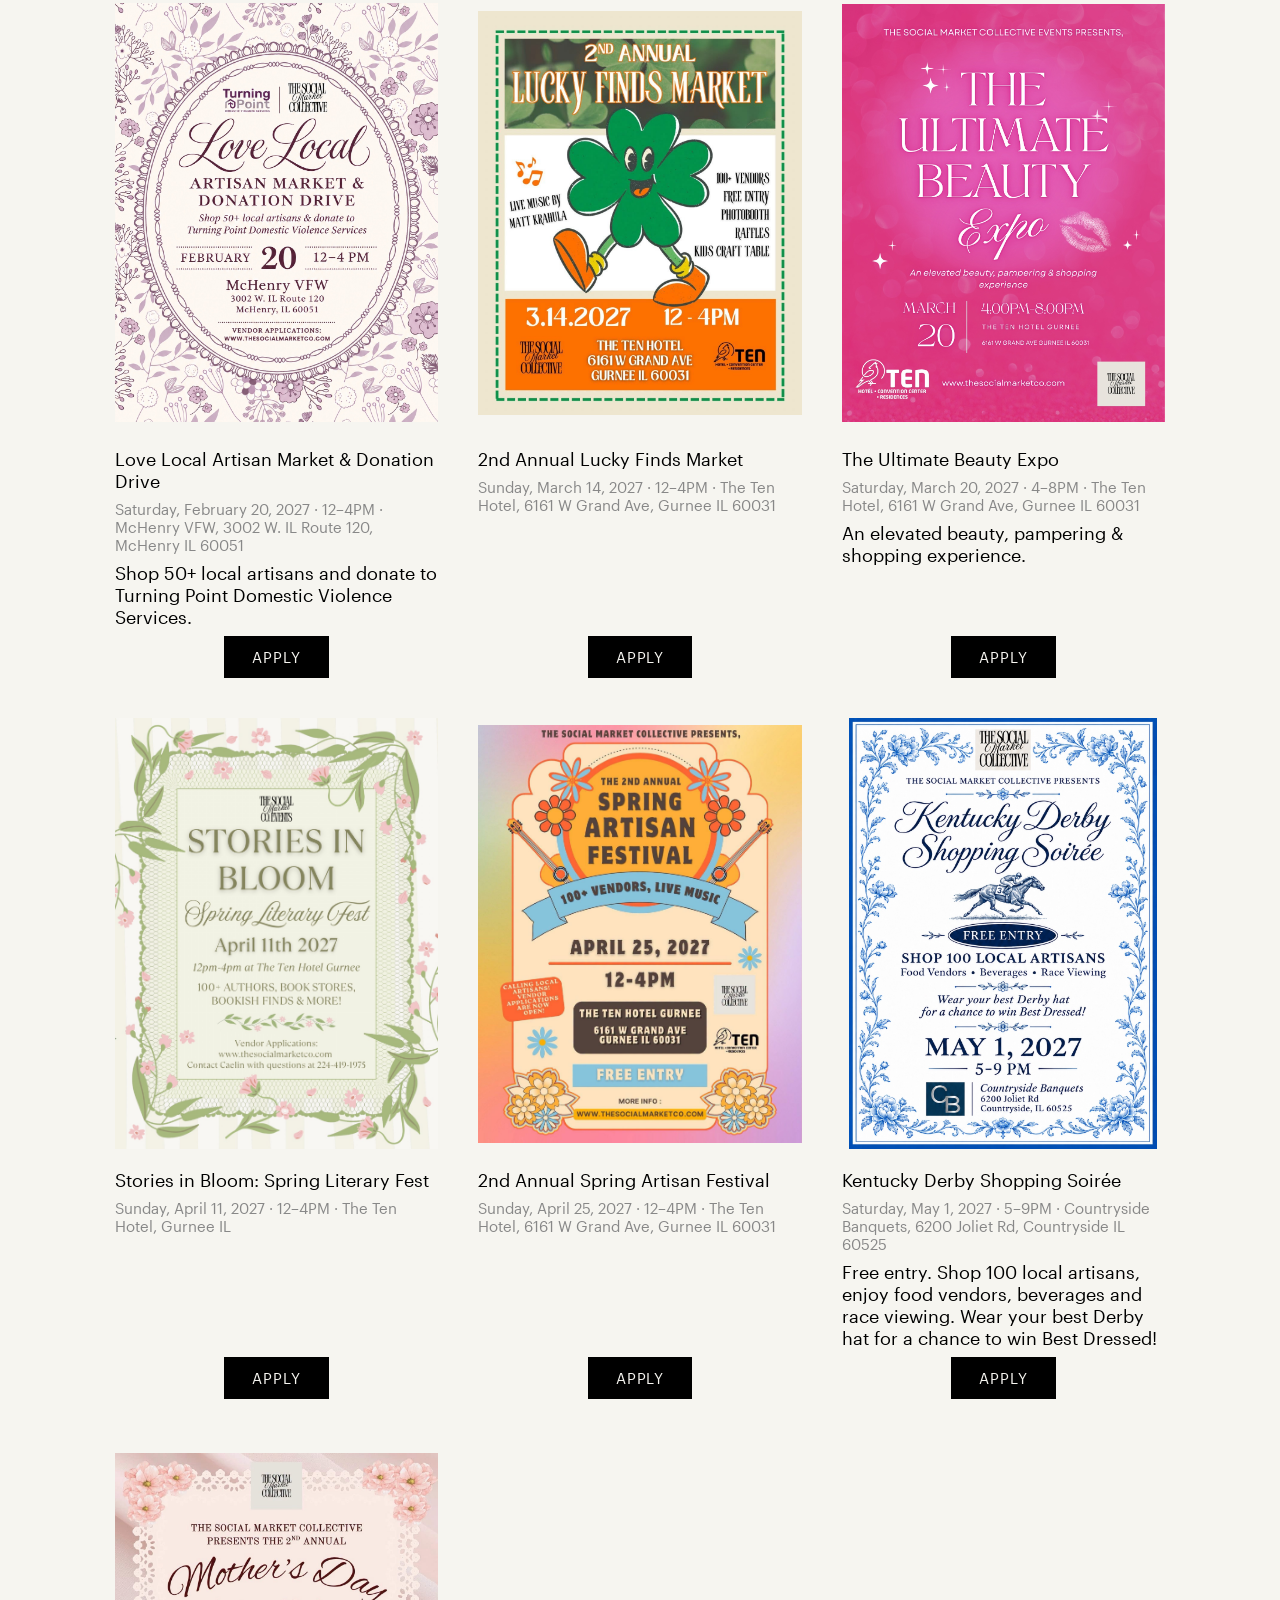
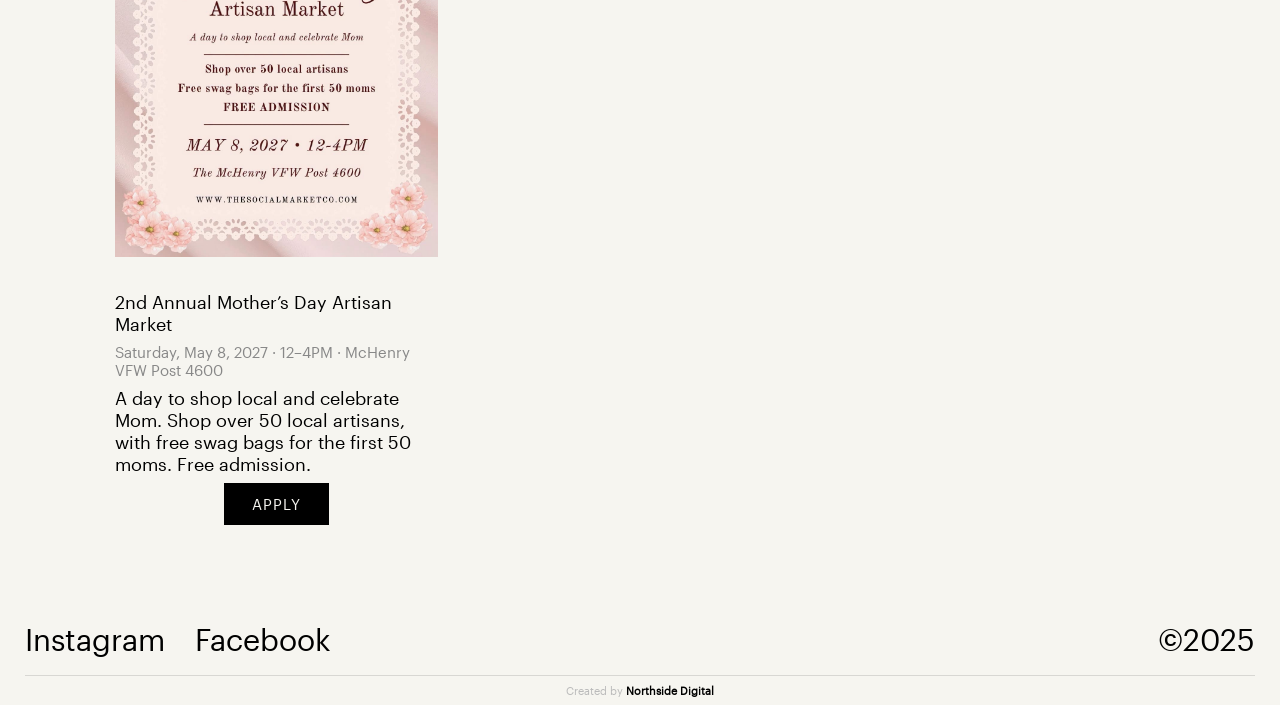
<file: vendor-signup.html>
<!DOCTYPE html>
<html lang="en">
<head>
  <meta charset="UTF-8">
  <meta name="description" content="Apply to be a vendor at The Social Market Co. events. Artisan markets and pop-up shops across the Chicagoland area.">
  <meta name="viewport" content="width=device-width, initial-scale=1.0, maximum-scale=1.0">
  <title>Vendor Applications — The Social Market Co.</title>
  <link rel="stylesheet" href="css/style.css?v=7">
  <link rel="stylesheet" href="css/events.css?v=7">
</head>
<body>

  <!-- Navigation -->
  <header>
    <div class="navbar-inner">
      <div class="logo">
        <a href="index.html" class="logo-typewriter-link"><span id="typewriter-text" class="logo-typewriter"></span><span class="logo-cursor">_</span></a>
      </div>
      <nav class="main-nav" id="main-nav">
        <ul>
          <li><a href="about.html">About</a></li>
          <li><a href="events.html">Events</a></li>
          <li><a href="vendor-signup.html" class="nav-active">Vendor Applications</a></li>
          <li><a href="careers.html">Careers</a></li>
          <li><a href="sponsorships.html">Sponsorships</a></li>
          <li><a href="giveback.html">Giveback</a></li>
          <li><a href="contact.html">Contact</a></li>
        </ul>
      </nav>
      <button class="hamburger" id="hamburger" aria-label="Toggle menu">
        <span></span><span></span><span></span>
      </button>
    </div>
  </header>

  <main>
    <section class="events-section">
      <h1 class="events-heading">Vendor Applications</h1>

      <div class="events-grid">

        <!-- The Small Business Saturday Market — November 28, 2026 -->
        <div class="event-card">
          <div class="event-flyer">
            <img src="images/event-flyers/small-business-saturday.jpg" alt="The Small Business Saturday Market">
          </div>
          <div class="event-info">
            <h2 class="event-title">The Small Business Saturday Market</h2>
            <p class="event-date">Saturday, November 28, 2026 · 11AM–3PM · The Loft at Ethereal &amp; Courthouse Square, Woodstock IL</p>
            <a href="https://docs.google.com/forms/d/e/1FAIpQLSef8ZEuDqS_fhGXquHm9OrAr3tL336XfMCMe_4m2jOLkrHeZw/viewform" target="_blank" rel="noopener" class="event-btn">Apply</a>
          </div>
        </div>

        <!-- Winter Wonderland Market — December 6, 2026 -->
        <div class="event-card">
          <div class="event-flyer">
            <img src="images/event-flyers/winter-wonderland-market.jpg" alt="Winter Wonderland Market">
          </div>
          <div class="event-info">
            <h2 class="event-title">Winter Wonderland Market</h2>
            <p class="event-date">Sunday, December 6, 2026 · 12–4PM · Valley Ridge Golf Course, Antioch IL</p>
            <a href="https://forms.gle/wyCbz5sPDGhDCoGT8" target="_blank" rel="noopener" class="event-btn">Apply</a>
          </div>
        </div>

        <!-- A Very Vintage Christmas Market — December 13, 2026 -->
        <div class="event-card">
          <div class="event-flyer">
            <img src="images/event-flyers/very-vintage-christmas-market-2026.webp" alt="A Very Vintage Christmas Market" loading="lazy" style="object-fit: contain;">
          </div>
          <div class="event-info">
            <h2 class="event-title">A Very Vintage Christmas Market</h2>
            <p class="event-date">Sunday, December 13, 2026 · 12–4PM · The Barn at Timber Pointe, 27901 N Gilmer Rd, Mundelein IL 60060</p>
            <a href="https://docs.google.com/forms/d/e/1FAIpQLSdZynlphLXLP1D_riggymfSXMImAdpqtNTV_d5im9JdJTFIHw/viewform" target="_blank" rel="noopener" class="event-btn">Apply</a>
          </div>
        </div>

        <!-- A Charlie Brown Christmas — December 18, 2026 -->
        <div class="event-card" id="charlie-brown-christmas">
          <div class="event-flyer">
            <img src="images/event-flyers/charlie-brown-christmas.jpg" alt="A Charlie Brown Christmas — Symphony and Jazz Trio" loading="lazy" style="object-fit: contain;">
          </div>
          <div class="event-info">
            <h2 class="event-title">A Charlie Brown Christmas — Symphony and Jazz Trio</h2>
            <p class="event-date">Friday, December 18, 2026 · Cocktails at 5:30PM · The Ten Hotel</p>
            <p>Celebrate the iconic music from A Charlie Brown Christmas with a concert for the whole family and a Christkindl Market.</p>
            <a href="https://forms.gle/8v71t3nCrKLpVNwWA" target="_blank" rel="noopener" class="event-btn">Apply</a>
          </div>
        </div>

        <!-- 2nd Annual Ten Hotel Bridal Expo — January 24, 2027 -->
        <div class="event-card">
          <div class="event-flyer">
            <img src="images/event-flyers/bridal-expo-2027.jpg" alt="2nd Annual Ten Hotel Bridal Expo" style="object-fit: contain;">
          </div>
          <div class="event-info">
            <h2 class="event-title">2nd Annual Ten Hotel Bridal Expo</h2>
            <p class="event-date">Sunday, January 24, 2027 · 12–4PM · The Ten Hotel, Gurnee IL</p>
            <a href="https://docs.google.com/forms/d/e/1FAIpQLSeBt1AP_gSrWvaCYmAQNni6WzctsbDueYi01LbYBMdGJmmdxg/viewform" target="_blank" rel="noopener" class="event-btn">Apply</a>
          </div>
        </div>

        <!-- 2nd Annual Galentine's Day Market — February 7, 2027 -->
        <div class="event-card">
          <div class="event-flyer">
            <img src="images/event-flyers/galentines-market-2027.png" alt="2nd Annual Galentine's Day Market">
          </div>
          <div class="event-info">
            <h2 class="event-title">2nd Annual Galentine's Day Market</h2>
            <p class="event-date">Sunday, February 7, 2027 · 10AM–4PM · The Ten Hotel, Gurnee IL</p>
            <a href="https://forms.gle/cwJ1P4E9yTh3878D6" target="_blank" rel="noopener" class="event-btn">Apply</a>
          </div>
        </div>

        <!-- Love Local Artisan Market & Donation Drive — February 20, 2027 -->
        <div class="event-card" id="love-local-2027">
          <div class="event-flyer">
            <img src="images/event-flyers/love-local-2027.jpg" alt="Love Local Artisan Market and Donation Drive" loading="lazy" style="object-fit: contain;">
          </div>
          <div class="event-info">
            <h2 class="event-title">Love Local Artisan Market &amp; Donation Drive</h2>
            <p class="event-date">Saturday, February 20, 2027 · 12–4PM · McHenry VFW, 3002 W. IL Route 120, McHenry IL 60051</p>
            <p>Shop 50+ local artisans and donate to Turning Point Domestic Violence Services.</p>
            <a href="https://forms.gle/7wkmcbKgtVL2jbb19" target="_blank" rel="noopener" class="event-btn">Apply</a>
          </div>
        </div>

        <!-- 2nd Annual Lucky Finds Market — March 14, 2027 -->
        <div class="event-card">
          <div class="event-flyer">
            <img src="images/event-flyers/lucky-finds-market-2027.jpg" alt="2nd Annual Lucky Finds Market" loading="lazy" style="object-fit: contain;">
          </div>
          <div class="event-info">
            <h2 class="event-title">2nd Annual Lucky Finds Market</h2>
            <p class="event-date">Sunday, March 14, 2027 · 12–4PM · The Ten Hotel, 6161 W Grand Ave, Gurnee IL 60031</p>
            <a href="https://docs.google.com/forms/d/e/1FAIpQLSfo8Yong56X6wmI3MkH4AxeMsv5pa0F_Ccps7ifXEW1Wxo8MQ/viewform" target="_blank" rel="noopener" class="event-btn">Apply</a>
          </div>
        </div>

        <!-- The Ultimate Beauty Expo — March 20, 2027 -->
        <div class="event-card">
          <div class="event-flyer">
            <img src="images/event-flyers/ultimate-beauty-expo-2027.jpg" alt="The Ultimate Beauty Expo" loading="lazy" style="object-fit: contain;">
          </div>
          <div class="event-info">
            <h2 class="event-title">The Ultimate Beauty Expo</h2>
            <p class="event-date">Saturday, March 20, 2027 · 4–8PM · The Ten Hotel, 6161 W Grand Ave, Gurnee IL 60031</p>
            <p>An elevated beauty, pampering &amp; shopping experience.</p>
            <a href="https://forms.gle/A1p659CqmMna9aCz5" target="_blank" rel="noopener" class="event-btn">Apply</a>
          </div>
        </div>

        <!-- Stories in Bloom: Spring Literary Fest — April 11, 2027 -->
        <div class="event-card">
          <div class="event-flyer">
            <img src="images/event-flyers/stories-in-bloom-2027.jpg" alt="Stories in Bloom: Spring Literary Fest" loading="lazy">
          </div>
          <div class="event-info">
            <h2 class="event-title">Stories in Bloom: Spring Literary Fest</h2>
            <p class="event-date">Sunday, April 11, 2027 · 12–4PM · The Ten Hotel, Gurnee IL</p>
            <a href="https://docs.google.com/forms/d/e/1FAIpQLSfN46C0xKDtSPQ5ZYUXCa4jxDlnzI2w4ACVNbCIEmoC_s1cxg/viewform" target="_blank" rel="noopener" class="event-btn">Apply</a>
          </div>
        </div>

        <!-- 2nd Annual Spring Artisan Festival — April 25, 2027 -->
        <div class="event-card">
          <div class="event-flyer">
            <img src="images/event-flyers/spring-artisan-festival-2027.jpg" alt="2nd Annual Spring Artisan Festival" loading="lazy" style="object-fit: contain;">
          </div>
          <div class="event-info">
            <h2 class="event-title">2nd Annual Spring Artisan Festival</h2>
            <p class="event-date">Sunday, April 25, 2027 · 12–4PM · The Ten Hotel, 6161 W Grand Ave, Gurnee IL 60031</p>
            <a href="https://docs.google.com/forms/d/e/1FAIpQLSeexhO1uhTEnr3B6VV-gLYtgvHCi-QzumScmXPZXh0tXM0jIg/viewform" target="_blank" rel="noopener" class="event-btn">Apply</a>
          </div>
        </div>

        <!-- Kentucky Derby Shopping Soirée — May 1, 2027 -->
        <div class="event-card" id="kentucky-derby-shopping-soiree-2027">
          <div class="event-flyer">
            <img src="images/event-flyers/kentucky-derby-shopping-soiree-2027.jpg" alt="Kentucky Derby Shopping Soirée" loading="lazy" style="object-fit: contain;">
          </div>
          <div class="event-info">
            <h2 class="event-title">Kentucky Derby Shopping Soirée</h2>
            <p class="event-date">Saturday, May 1, 2027 · 5–9PM · Countryside Banquets, 6200 Joliet Rd, Countryside IL 60525</p>
            <p>Free entry. Shop 100 local artisans, enjoy food vendors, beverages and race viewing. Wear your best Derby hat for a chance to win Best Dressed!</p>
            <a href="https://forms.gle/VbnoyaRESs6riWLU9" target="_blank" rel="noopener" class="event-btn">Apply</a>
          </div>
        </div>

        <!-- 2nd Annual Mother's Day Artisan Market — May 8, 2027 -->
        <div class="event-card" id="mothers-day-market-2027">
          <div class="event-flyer">
            <img src="images/event-flyers/mothers-day-market-2027.jpg" alt="2nd Annual Mother's Day Artisan Market" loading="lazy" style="object-fit: contain;">
          </div>
          <div class="event-info">
            <h2 class="event-title">2nd Annual Mother’s Day Artisan Market</h2>
            <p class="event-date">Saturday, May 8, 2027 · 12–4PM · McHenry VFW Post 4600</p>
            <p>A day to shop local and celebrate Mom. Shop over 50 local artisans, with free swag bags for the first 50 moms. Free admission.</p>
            <a href="https://forms.gle/D1QEWSgVVCRZWSVa7" target="_blank" rel="noopener" class="event-btn">Apply</a>
          </div>
        </div>

      </div>
    </section>

    <footer>
      <div class="footer-links">
        <a href="https://www.instagram.com/thesocialmarketco/" target="_blank" rel="noopener">Instagram</a>
        <a href="https://www.facebook.com/p/The-Social-Market-Co-Events-61582446278117/" target="_blank" rel="noopener">Facebook</a>
        <span class="copyright">©2025</span>
      </div>
      <div class="footer-credit">Created by <a href="https://northside-digital.com/" target="_blank" rel="noopener">Northside Digital</a></div>
    </footer>
  </main>

  <script src="js/typewriter.js?v=4"></script>
</body>
</html>
</file>
<file: css/style.css>
@font-face {
  font-family: 'ivar-regular';
  src: url('../fonts/IvarDisplayCondensed-Regular.woff2') format('woff2'),
       url('../fonts/IvarDisplayCondensed-Regular.woff') format('woff');
  font-weight: normal;
  font-style: normal;
}

@font-face {
  font-family: 'graphik-regular';
  src: url('../fonts/Graphik-Regular-Web.woff2') format('woff2'),
       url('../fonts/Graphik-Regular-Web.woff') format('woff');
  font-weight: normal;
  font-style: normal;
}

*, *::before, *::after {
  box-sizing: border-box;
  margin: 0;
  padding: 0;
}

html, body {
  background-color: #f6f5f0;
  font-family: 'graphik-regular', 'Helvetica Neue', Helvetica, Arial, sans-serif;
  font-size: 18px;
  color: #000;
  overflow-x: hidden;
}

a {
  color: #000;
  text-decoration: none;
}

a:hover {
  color: #000;
}

/* ─── NAV ─── */
header {
  position: fixed;
  top: 0;
  left: 0;
  right: 0;
  z-index: 100;
  height: 70px;
  display: flex;
  align-items: center;
  background-color: rgba(246, 245, 240, 0.97);
  border-bottom: 1px solid rgba(0,0,0,0.08);
}

.navbar-inner {
  display: flex;
  align-items: center;
  justify-content: space-between;
  padding: 0 25px;
  width: 100%;
}

.logo {
  flex-shrink: 0;
  width: 270px;
}

.logo a {
  display: flex;
  align-items: center;
}

.logo-typewriter-link {
  display: flex;
  align-items: baseline;
  gap: 1px;
}

.logo-typewriter {
  font-family: 'graphik-regular', 'Helvetica Neue', Helvetica, Arial, sans-serif;
  font-size: 0.9rem;
  color: #000;
  letter-spacing: 0;
  white-space: nowrap;
}

.logo-cursor {
  font-family: 'graphik-regular', 'Helvetica Neue', Helvetica, Arial, sans-serif;
  font-size: 0.9rem;
  color: #000;
  animation: blink 0.8s step-start infinite;
}

@keyframes blink {
  0%, 100% { opacity: 1; }
  50% { opacity: 0; }
}

.main-nav ul {
  list-style: none;
  display: flex;
  gap: 0;
  margin: 0;
  padding: 0;
}

.main-nav ul li a {
  font-family: 'graphik-regular', 'Helvetica Neue', Helvetica, Arial, sans-serif;
  font-size: 0.78rem;
  color: #000;
  padding: 0 1.1rem;
  letter-spacing: 0;
  white-space: nowrap;
}

.main-nav ul li a:hover {
  opacity: 0.6;
}

/* ─── MAIN CONTENT ─── */
main {
  padding-top: 70px;
}

/* Photos with centered overlay logo */
.photos-section {
  display: flex;
  width: 100%;
  line-height: 0;
  position: relative;
}

.photos-section .photo {
  width: 50%;
}

.photos-section .photo img {
  width: 100%;
  height: auto;
  display: block;
}

.overlay-logo {
  position: absolute;
  top: 50%;
  left: 50%;
  transform: translate(-50%, -50%);
  width: clamp(320px, 55vw, 720px);
  height: auto;
  mix-blend-mode: screen;
  pointer-events: none;
}

/* ─── FOOTER ─── */
footer {
  display: flex;
  flex-direction: column;
  padding: 0 25px;
}

.footer-links {
  display: flex;
  align-items: center;
  width: 100%;
}

.footer-links a,
.footer-links .copyright {
  font-family: 'graphik-regular', 'Helvetica Neue', Helvetica, Arial, sans-serif;
  font-size: 1.667rem;
  line-height: 70px;
  color: #000;
}

.footer-links a {
  margin-right: 30px;
}

.footer-links .copyright {
  margin-left: auto;
}

.footer-credit {
  font-family: 'graphik-regular', 'Helvetica Neue', Helvetica, Arial, sans-serif;
  font-size: 0.62rem;
  color: #bbb;
  text-align: center;
  border-top: 1px solid rgba(0,0,0,0.12);
  padding: 8px 0;
  width: 100%;
}

.footer-credit a {
  color: #000;
  text-decoration: none;
  font-weight: bold;
}

.footer-credit a:hover {
  color: #000;
}

/* ─── HAMBURGER ─── */
.hamburger {
  display: none;
  flex-direction: column;
  justify-content: center;
  gap: 5px;
  background: none;
  border: none;
  cursor: pointer;
  padding: 4px;
  flex-shrink: 0;
}

.hamburger span {
  display: block;
  width: 22px;
  height: 2px;
  background: #000;
  transition: transform 0.25s ease, opacity 0.25s ease;
}

.hamburger.open span:nth-child(1) {
  transform: translateY(7px) rotate(45deg);
}
.hamburger.open span:nth-child(2) {
  opacity: 0;
}
.hamburger.open span:nth-child(3) {
  transform: translateY(-7px) rotate(-45deg);
}

/* ─── RESPONSIVE ─── */
@media screen and (max-width: 700px) {
  .logo {
    width: auto;
  }

  .hamburger {
    display: flex;
  }

  .main-nav {
    display: none;
    position: fixed;
    top: 70px;
    left: 0;
    right: 0;
    background: #f6f5f0;
    border-top: 1px solid #e0dfda;
    z-index: 99;
    padding: 16px 0 24px;
  }

  .main-nav.open {
    display: block;
  }

  .main-nav ul {
    flex-direction: column;
    gap: 0;
  }

  .main-nav ul li a {
    display: block;
    padding: 14px 25px;
    font-size: 1rem;
  }
}

@media screen and (max-width: 543px) {
  .photos-section {
    flex-direction: column;
  }
  .photos-section .photo {
    width: 100%;
  }
  .footer-links a,
  .footer-links .copyright {
    font-size: 1.2rem;
    line-height: 50px;
  }
  footer {
    padding: 0 16px;
  }
}

/* ─── TESTIMONIALS ─── */
.testimonials-section {
  padding: 80px 0;
  overflow: hidden;
}

.testimonials-heading {
  font-family: 'ivar-regular', serif;
  font-size: 2.8rem;
  font-weight: normal;
  margin-bottom: 12px;
  color: #000;
  padding: 0 25px;
}

.testimonials-subtext {
  font-family: 'graphik-regular', 'Helvetica Neue', Helvetica, Arial, sans-serif;
  font-size: 0.95rem;
  color: #888;
  margin-bottom: 48px;
  padding: 0 25px;
}

.testimonials-track-wrapper {
  position: relative;
  width: 100%;
  overflow: hidden;
}

.testimonials-track {
  display: flex;
  gap: 20px;
  width: max-content;
  animation: testimonials-marquee 50s linear infinite;
  padding: 8px 0 16px;
}

.testimonials-track:hover {
  animation-play-state: paused;
}

@keyframes testimonials-marquee {
  from { transform: translateX(0); }
  to   { transform: translateX(-50%); }
}

.testimonial-card {
  display: flex;
  flex-direction: column;
  gap: 16px;
  width: 300px;
  flex-shrink: 0;
  background: #fff;
  border-radius: 4px;
  box-shadow: 0 2px 16px rgba(0,0,0,0.07);
  padding: 24px;
  position: relative;
  overflow: hidden;
}

.testimonial-card::before {
  content: '\201C';
  position: absolute;
  top: -10px;
  right: 16px;
  font-family: 'ivar-regular', serif;
  font-size: 120px;
  color: #e8ddd0;
  line-height: 1;
  pointer-events: none;
  user-select: none;
}

.testimonial-stars {
  color: #c4933f;
  font-size: 0.85rem;
  letter-spacing: 2px;
  margin-bottom: -4px;
}

.testimonial-avatar {
  width: 44px;
  height: 44px;
  border-radius: 50%;
  background: #c9a99a;
  color: #fff;
  font-family: 'graphik-regular', 'Helvetica Neue', Helvetica, Arial, sans-serif;
  font-size: 0.78rem;
  letter-spacing: 0.04em;
  display: flex;
  align-items: center;
  justify-content: center;
  flex-shrink: 0;
}

.testimonial-name {
  font-family: 'graphik-regular', 'Helvetica Neue', Helvetica, Arial, sans-serif;
  font-size: 0.9rem;
  color: #000;
  font-weight: normal;
}

.testimonial-handle {
  font-family: 'graphik-regular', 'Helvetica Neue', Helvetica, Arial, sans-serif;
  font-size: 0.78rem;
  color: #888;
  margin-top: 2px;
}

.testimonial-text {
  font-family: 'graphik-regular', 'Helvetica Neue', Helvetica, Arial, sans-serif;
  font-size: 0.88rem;
  color: #555;
  line-height: 1.6;
}

.testimonials-fade-left,
.testimonials-fade-right {
  position: absolute;
  top: 0;
  bottom: 0;
  width: 120px;
  pointer-events: none;
}

.testimonials-fade-left {
  left: 0;
  background: linear-gradient(to right, #f6f5f0, transparent);
}

.testimonials-fade-right {
  right: 0;
  background: linear-gradient(to left, #f6f5f0, transparent);
}

@media screen and (max-width: 543px) {
  .testimonials-heading {
    font-size: 2rem;
  }
  .testimonials-fade-left,
  .testimonials-fade-right {
    width: 40px;
  }
}
</file>
<file: css/events.css>
.events-section {
  padding: 60px 25px 80px;
  max-width: 1100px;
  margin: 0 auto;
}

.events-heading {
  font-family: 'ivar-regular', serif;
  font-size: 2.8rem;
  font-weight: normal;
  margin-bottom: 56px;
  color: #000;
}

.events-grid {
  display: grid;
  grid-template-columns: repeat(3, 1fr);
  gap: 40px;
}

.event-card {
  display: flex;
  flex-direction: column;
}

.event-flyer {
  width: 100%;
  aspect-ratio: 3 / 4;
  overflow: hidden;
  margin-bottom: 20px;
}

.event-flyer img {
  width: 100%;
  height: 100%;
  object-fit: cover;
  display: block;
}

.event-flyer.placeholder {
  background-color: #e8e7e2;
  display: flex;
  align-items: center;
  justify-content: center;
}

.event-flyer.placeholder span {
  font-family: 'graphik-regular', 'Helvetica Neue', Helvetica, Arial, sans-serif;
  font-size: 0.85rem;
  color: #999;
  text-transform: uppercase;
  letter-spacing: 0.06em;
}

.event-info {
  display: flex;
  flex-direction: column;
  gap: 8px;
  flex: 1;
}

.event-title {
  font-family: 'graphik-regular', 'Helvetica Neue', Helvetica, Arial, sans-serif;
  font-size: 1rem;
  font-weight: normal;
  color: #000;
}

.event-date {
  font-family: 'graphik-regular', 'Helvetica Neue', Helvetica, Arial, sans-serif;
  font-size: 0.85rem;
  color: #888;
}

.event-btn {
  display: inline-block;
  margin-top: auto;
  padding-top: 12px;
  padding: 12px 28px;
  background: #000;
  color: #f6f5f0;
  font-family: 'graphik-regular', 'Helvetica Neue', Helvetica, Arial, sans-serif;
  font-size: 0.85rem;
  text-transform: uppercase;
  letter-spacing: 0.06em;
  transition: opacity 0.2s ease;
  align-self: center;
}

.event-btn:hover {
  color: #f6f5f0;
  opacity: 0.75;
}

.event-btn--full {
  background: #aaa;
  cursor: default;
  pointer-events: none;
  text-align: center;
}

.event-btn--full:hover {
  opacity: 1;
}

.nav-active {
  opacity: 0.5;
}

/* Responsive */
@media screen and (max-width: 900px) {
  .events-grid {
    grid-template-columns: repeat(2, 1fr);
  }
}

@media screen and (max-width: 543px) {
  .events-grid {
    grid-template-columns: 1fr;
  }
  .events-heading {
    font-size: 2rem;
  }
}
</file>
